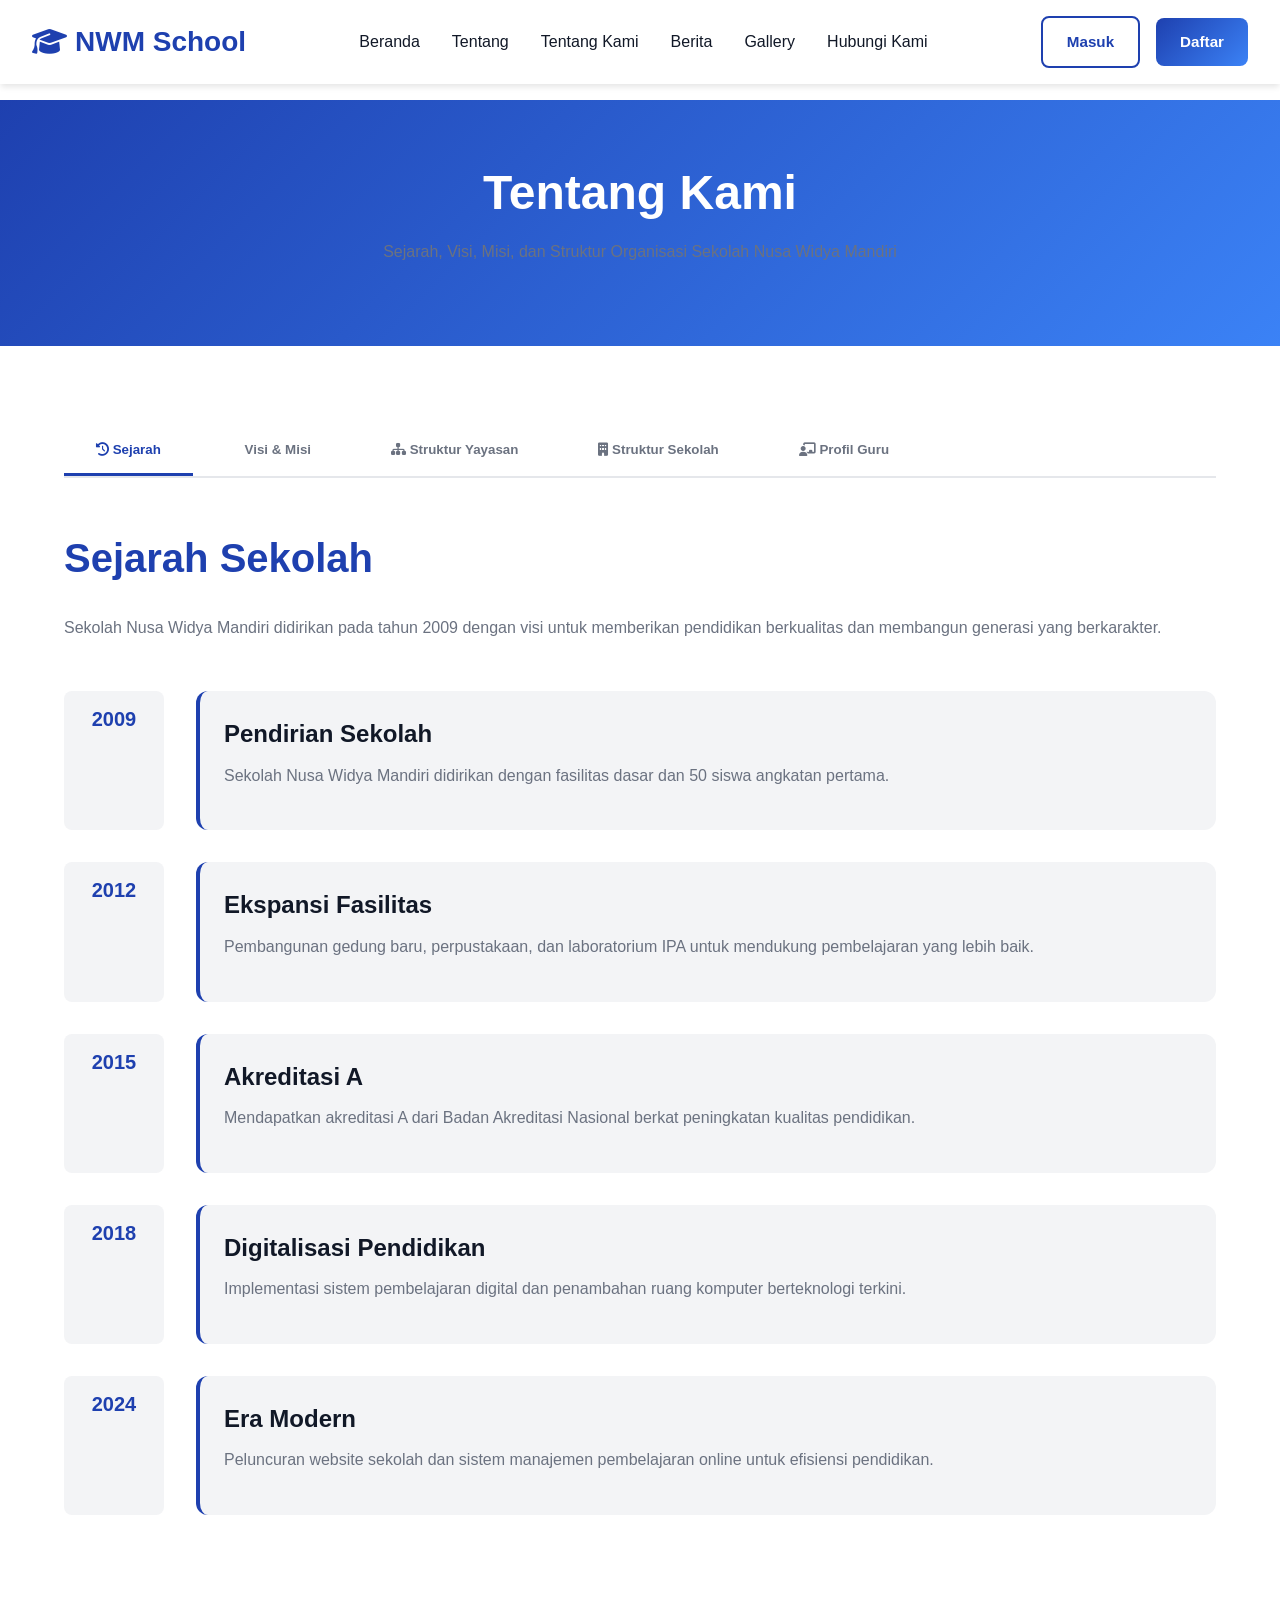
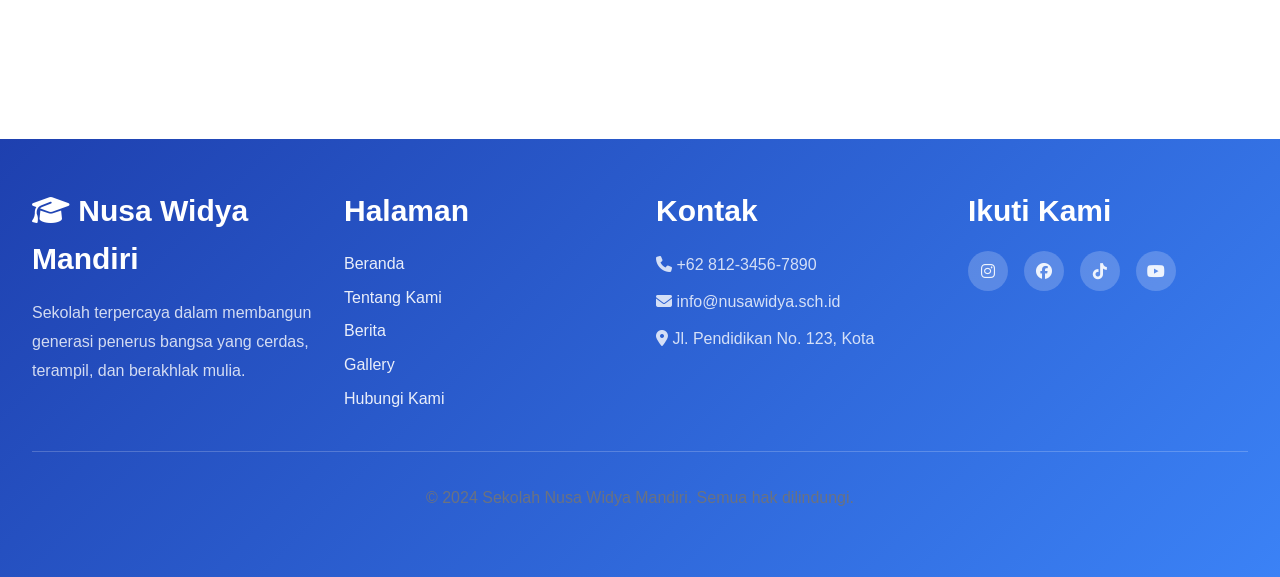
<file: about.html>
<!DOCTYPE html>
<html lang="id">
<head>
    <meta charset="UTF-8">
    <meta name="viewport" content="width=device-width, initial-scale=1.0">
    <title>Tentang Kami - Nusa Widya Mandiri</title>
    <link rel="stylesheet" href="style.css">
    <link rel="stylesheet" href="https://cdnjs.cloudflare.com/ajax/libs/font-awesome/6.4.0/css/all.min.css">
    <style>
        .about-header {
            margin-top: 100px;
            background: linear-gradient(135deg, var(--primary-blue), var(--light-blue));
            color: var(--white);
            padding: 4rem 2rem;
            text-align: center;
        }
        
        .about-header h1 {
            color: var(--white);
            font-size: 3rem;
            margin-bottom: 1rem;
        }
        
        .tabs {
            display: flex;
            gap: 1rem;
            margin-bottom: 3rem;
            border-bottom: 2px solid var(--border-gray);
            overflow-x: auto;
        }
        
        .tab-btn {
            padding: 1rem 2rem;
            background: none;
            border: none;
            cursor: pointer;
            font-weight: 600;
            color: var(--text-light);
            border-bottom: 3px solid transparent;
            transition: var(--transition);
            white-space: nowrap;
        }
        
        .tab-btn:hover {
            color: var(--primary-blue);
        }
        
        .tab-btn.active {
            color: var(--primary-blue);
            border-bottom-color: var(--primary-blue);
        }
        
        .tab-content {
            display: none;
            animation: fadeIn 0.6s ease-in-out;
        }
        
        .tab-content.active {
            display: block;
        }
        
        .mission-vision {
            display: grid;
            grid-template-columns: 1fr 1fr;
            gap: 2rem;
            margin-bottom: 3rem;
        }
        
        .mission-card,
        .vision-card {
            background: var(--light-gray);
            padding: 2rem;
            border-radius: 15px;
            border-left: 5px solid var(--primary-blue);
        }
        
        .mission-card h3,
        .vision-card h3 {
            color: var(--primary-blue);
            margin-bottom: 1rem;
        }
        
        .structure-table {
            width: 100%;
            border-collapse: collapse;
            background: var(--white);
            border-radius: 10px;
            overflow: hidden;
            box-shadow: var(--shadow-md);
            margin-bottom: 2rem;
        }
        
        .structure-table thead {
            background: linear-gradient(135deg, var(--primary-blue), var(--light-blue));
            color: var(--white);
        }
        
        .structure-table th {
            padding: 1rem;
            text-align: left;
            font-weight: 600;
        }
        
        .structure-table td {
            padding: 1rem;
            border-bottom: 1px solid var(--border-gray);
        }
        
        .structure-table tbody tr:hover {
            background: var(--light-gray);
        }
        
        .org-chart {
            display: grid;
            grid-template-columns: repeat(auto-fit, minmax(200px, 1fr));
            gap: 2rem;
            margin-top: 2rem;
        }
        
        .org-position {
            background: linear-gradient(135deg, rgba(30, 64, 175, 0.1), rgba(14, 165, 233, 0.05));
            padding: 1.5rem;
            border-radius: 12px;
            text-align: center;
            border-left: 4px solid var(--primary-blue);
        }
        
        .org-position-name {
            font-weight: 700;
            color: var(--primary-blue);
            margin-bottom: 0.5rem;
            font-size: 1.1rem;
        }
        
        .org-position-person {
            color: var(--text-dark);
            font-weight: 600;
            margin-bottom: 0.25rem;
        }
        
        .org-position-detail {
            color: var(--text-light);
            font-size: 0.9rem;
        }
        
        .teacher-grid {
            display: grid;
            grid-template-columns: repeat(auto-fill, minmax(220px, 1fr));
            gap: 2rem;
            margin-top: 2rem;
        }
        
        .teacher-card {
            background: var(--white);
            border-radius: 12px;
            overflow: hidden;
            box-shadow: var(--shadow-md);
            transition: var(--transition);
            animation: slideUp 0.6s ease-in-out;
        }
        
        .teacher-card:hover {
            transform: translateY(-8px);
            box-shadow: var(--shadow-lg);
        }
        
        .teacher-image {
            width: 100%;
            height: 250px;
            background: linear-gradient(135deg, var(--primary-blue), var(--light-blue));
            display: flex;
            align-items: center;
            justify-content: center;
            font-size: 3rem;
            color: var(--white);
        }
        
        .teacher-info {
            padding: 1.5rem;
        }
        
        .teacher-name {
            font-weight: 700;
            color: var(--text-dark);
            margin-bottom: 0.25rem;
        }
        
        .teacher-subject {
            color: var(--primary-blue);
            font-weight: 600;
            font-size: 0.9rem;
            margin-bottom: 0.75rem;
        }
        
        .teacher-desc {
            color: var(--text-light);
            font-size: 0.85rem;
        }
        
        .year-timeline {
            position: relative;
            padding: 2rem 0;
        }
        
        .timeline-item {
            display: grid;
            grid-template-columns: 100px 1fr;
            gap: 2rem;
            margin-bottom: 2rem;
            animation: slideInLeft 0.6s ease-in-out;
        }
        
        .timeline-year {
            font-weight: 700;
            color: var(--primary-blue);
            font-size: 1.25rem;
            background: var(--light-gray);
            padding: 0.75rem 1rem;
            border-radius: 8px;
            text-align: center;
        }
        
        .timeline-content {
            background: var(--light-gray);
            padding: 1.5rem;
            border-radius: 12px;
            border-left: 4px solid var(--primary-blue);
        }
        
        .timeline-content h4 {
            margin-bottom: 0.5rem;
        }
        
        @media (max-width: 768px) {
            .about-header h1 {
                font-size: 2rem;
            }
            
            .mission-vision {
                grid-template-columns: 1fr;
            }
            
            .teacher-grid {
                grid-template-columns: repeat(auto-fill, minmax(150px, 1fr));
            }
            
            .timeline-item {
                grid-template-columns: 1fr;
                gap: 1rem;
            }
            
            .tabs {
                gap: 0.5rem;
            }
            
            .tab-btn {
                padding: 0.75rem 1rem;
                font-size: 0.9rem;
            }
        }
    </style>
</head>
<body>
    <!-- NAVBAR -->
    <nav id="navbar">
        <div class="navbar-container">
            <div class="navbar-logo">
                <i class="fas fa-graduation-cap"></i>
                NWM School
            </div>
            <button class="menu-toggle" id="menuToggle">
                <i class="fas fa-bars"></i>
            </button>
            <ul class="navbar-menu" id="navMenu">
                <li><a href="index.html">Beranda</a></li>
                <li><a href="index.html#about">Tentang</a></li>
                <li><a href="about.html">Tentang Kami</a></li>
                <li><a href="news.html">Berita</a></li>
                <li><a href="gallery.html">Gallery</a></li>
                <li><a href="contact.html">Hubungi Kami</a></li>
            </ul>
            <div class="navbar-auth">
                <a href="login.html" class="btn-login">Masuk</a>
                <a href="signup.html" class="btn-signup">Daftar</a>
            </div>
        </div>
    </nav>

    <!-- HEADER -->
    <div class="about-header">
        <h1>Tentang Kami</h1>
        <p>Sejarah, Visi, Misi, dan Struktur Organisasi Sekolah Nusa Widya Mandiri</p>
    </div>

    <!-- MAIN CONTENT -->
    <section>
        <div class="container">
            <!-- TABS -->
            <div class="tabs">
                <button class="tab-btn active" onclick="showTab('sejarah')">
                    <i class="fas fa-history"></i> Sejarah
                </button>
                <button class="tab-btn" onclick="showTab('visi-misi')">
                    <i class="fas fa-target"></i> Visi & Misi
                </button>
                <button class="tab-btn" onclick="showTab('struktur-yayasan')">
                    <i class="fas fa-sitemap"></i> Struktur Yayasan
                </button>
                <button class="tab-btn" onclick="showTab('struktur-sekolah')">
                    <i class="fas fa-building"></i> Struktur Sekolah
                </button>
                <button class="tab-btn" onclick="showTab('guru')">
                    <i class="fas fa-chalkboard-user"></i> Profil Guru
                </button>
            </div>

            <!-- TAB: SEJARAH -->
            <div id="sejarah" class="tab-content active">
                <h2>Sejarah Sekolah</h2>
                <p>Sekolah Nusa Widya Mandiri didirikan pada tahun 2009 dengan visi untuk memberikan pendidikan berkualitas dan membangun generasi yang berkarakter.</p>
                
                <div class="year-timeline">
                    <div class="timeline-item">
                        <div class="timeline-year">2009</div>
                        <div class="timeline-content">
                            <h4>Pendirian Sekolah</h4>
                            <p>Sekolah Nusa Widya Mandiri didirikan dengan fasilitas dasar dan 50 siswa angkatan pertama.</p>
                        </div>
                    </div>
                    
                    <div class="timeline-item">
                        <div class="timeline-year">2012</div>
                        <div class="timeline-content">
                            <h4>Ekspansi Fasilitas</h4>
                            <p>Pembangunan gedung baru, perpustakaan, dan laboratorium IPA untuk mendukung pembelajaran yang lebih baik.</p>
                        </div>
                    </div>
                    
                    <div class="timeline-item">
                        <div class="timeline-year">2015</div>
                        <div class="timeline-content">
                            <h4>Akreditasi A</h4>
                            <p>Mendapatkan akreditasi A dari Badan Akreditasi Nasional berkat peningkatan kualitas pendidikan.</p>
                        </div>
                    </div>
                    
                    <div class="timeline-item">
                        <div class="timeline-year">2018</div>
                        <div class="timeline-content">
                            <h4>Digitalisasi Pendidikan</h4>
                            <p>Implementasi sistem pembelajaran digital dan penambahan ruang komputer berteknologi terkini.</p>
                        </div>
                    </div>
                    
                    <div class="timeline-item">
                        <div class="timeline-year">2024</div>
                        <div class="timeline-content">
                            <h4>Era Modern</h4>
                            <p>Peluncuran website sekolah dan sistem manajemen pembelajaran online untuk efisiensi pendidikan.</p>
                        </div>
                    </div>
                </div>
            </div>

            <!-- TAB: VISI MISI -->
            <div id="visi-misi" class="tab-content">
                <h2>Visi dan Misi</h2>
                <div class="mission-vision">
                    <div class="vision-card">
                        <h3><i class="fas fa-eye"></i> Visi</h3>
                        <p>"Menjadi lembaga pendidikan terdepan yang menghasilkan generasi berkarakter, cerdas, dan berdaya saing global dengan fondasi nilai-nilai Islam yang kuat."</p>
                    </div>
                    
                    <div class="mission-card">
                        <h3><i class="fas fa-bullseye"></i> Misi</h3>
                        <ul style="list-style: none; padding: 0;">
                            <li style="margin-bottom: 1rem; padding-left: 2rem; position: relative;">
                                <span style="position: absolute; left: 0;">✓</span>
                                Menyelenggarakan pendidikan berkualitas tinggi dengan standar internasional
                            </li>
                            <li style="margin-bottom: 1rem; padding-left: 2rem; position: relative;">
                                <span style="position: absolute; left: 0;">✓</span>
                                Mengembangkan potensi siswa secara akademik dan non-akademik
                            </li>
                            <li style="margin-bottom: 1rem; padding-left: 2rem; position: relative;">
                                <span style="position: absolute; left: 0;">✓</span>
                                Membangun kepribadian siswa yang berakhlak mulia dan disiplin
                            </li>
                            <li style="padding-left: 2rem; position: relative;">
                                <span style="position: absolute; left: 0;">✓</span>
                                Menciptakan lingkungan belajar yang aman, nyaman, dan inovatif
                            </li>
                        </ul>
                    </div>
                </div>
            </div>

            <!-- TAB: STRUKTUR YAYASAN -->
            <div id="struktur-yayasan" class="tab-content">
                <h2>Struktur Organisasi Yayasan</h2>
                <table class="structure-table">
                    <thead>
                        <tr>
                            <th>Posisi</th>
                            <th>Nama Lengkap</th>
                            <th>No. Kontak</th>
                            <th>Email</th>
                        </tr>
                    </thead>
                    <tbody>
                        <tr>
                            <td>Ketua Yayasan</td>
                            <td>Ir. H. Supriyanto, MM</td>
                            <td>+62 812-xxxx-xxxx</td>
                            <td>ketua@nusawidya.sch.id</td>
                        </tr>
                        <tr>
                            <td>Wakil Ketua</td>
                            <td>Drs. Bambang Sutrisno, M.Pd</td>
                            <td>+62 812-xxxx-xxxx</td>
                            <td>wakil@nusawidya.sch.id</td>
                        </tr>
                        <tr>
                            <td>Sekretaris</td>
                            <td>Hj. Siti Nurhaliza, S.E</td>
                            <td>+62 812-xxxx-xxxx</td>
                            <td>sekretaris@nusawidya.sch.id</td>
                        </tr>
                        <tr>
                            <td>Bendahara</td>
                            <td>Dr. M. Rizki Pratama, S.Akt</td>
                            <td>+62 812-xxxx-xxxx</td>
                            <td>bendahara@nusawidya.sch.id</td>
                        </tr>
                    </tbody>
                </table>
            </div>

            <!-- TAB: STRUKTUR SEKOLAH -->
            <div id="struktur-sekolah" class="tab-content">
                <h2>Struktur Organisasi Sekolah</h2>
                <table class="structure-table">
                    <thead>
                        <tr>
                            <th>Posisi</th>
                            <th>Nama Lengkap</th>
                            <th>Status</th>
                        </tr>
                    </thead>
                    <tbody>
                        <tr>
                            <td>Kepala Sekolah</td>
                            <td>Drs. Eko Prasetyo, M.Pd</td>
                            <td><span class="badge">Aktif</span></td>
                        </tr>
                        <tr>
                            <td>Wakil Kepala Sekolah - Kurikulum</td>
                            <td>Hj. Dewi Lestari, S.Pd, M.Pd</td>
                            <td><span class="badge">Aktif</span></td>
                        </tr>
                        <tr>
                            <td>Wakil Kepala Sekolah - Kesiswaan</td>
                            <td>Budi Santoso, S.Pd</td>
                            <td><span class="badge">Aktif</span></td>
                        </tr>
                        <tr>
                            <td>Wakil Kepala Sekolah - Sarana Prasarana</td>
                            <td>Hery Gunawan, S.T</td>
                            <td><span class="badge">Aktif</span></td>
                        </tr>
                        <tr>
                            <td>Kepala Administrasi</td>
                            <td>Tri Wahyuni, S.E</td>
                            <td><span class="badge">Aktif</span></td>
                        </tr>
                    </tbody>
                </table>
            </div>

            <!-- TAB: PROFIL GURU -->
            <div id="guru" class="tab-content">
                <h2>Profil Guru dan Tenaga Pendidik</h2>
                <p style="margin-bottom: 2rem;">Kami memiliki tim pendidik profesional dengan pengalaman lebih dari 10 tahun di bidangnya masing-masing.</p>
                
                <div class="teacher-grid">
                    <div class="teacher-card">
                        <div class="teacher-image">
                            <i class="fas fa-user"></i>
                        </div>
                        <div class="teacher-info">
                            <div class="teacher-name">Ibu Nur Azizah, S.Pd</div>
                            <div class="teacher-subject">Bahasa Indonesia</div>
                            <div class="teacher-desc">Pengalaman 12 tahun mengajar Bahasa Indonesia. Penyayang siswa dan metodologi pembelajaran kreatif.</div>
                        </div>
                    </div>

                    <div class="teacher-card">
                        <div class="teacher-image">
                            <i class="fas fa-user"></i>
                        </div>
                        <div class="teacher-info">
                            <div class="teacher-name">Pak Darmawan, M.Sc</div>
                            <div class="teacher-subject">Fisika</div>
                            <div class="teacher-desc">Master di Universitas Indonesia. Ahli dalam pengajaran fisika modern dan eksperimen interaktif.</div>
                        </div>
                    </div>

                    <div class="teacher-card">
                        <div class="teacher-image">
                            <i class="fas fa-user"></i>
                        </div>
                        <div class="teacher-info">
                            <div class="teacher-name">Ibu Siti Rahayu, S.Pd</div>
                            <div class="teacher-subject">Matematika</div>
                            <div class="teacher-desc">Berpengalaman 10 tahun. Spesialis dalam membuat siswa mahir dan menyukai matematika.</div>
                        </div>
                    </div>

                    <div class="teacher-card">
                        <div class="teacher-image">
                            <i class="fas fa-user"></i>
                        </div>
                        <div class="teacher-info">
                            <div class="teacher-name">Pak Ahmad Zain, S.E</div>
                            <div class="teacher-subject">Ekonomi</div>
                            <div class="teacher-desc">Lulusan Universitas Diponegoro. Berpengalaman di dunia bisnis dan pendidikan ekonomi.</div>
                        </div>
                    </div>

                    <div class="teacher-card">
                        <div class="teacher-image">
                            <i class="fas fa-user"></i>
                        </div>
                        <div class="teacher-info">
                            <div class="teacher-name">Ibu Eka Purwati, M.A</div>
                            <div class="teacher-subject">Bahasa Inggris</div>
                            <div class="teacher-desc">Master dari luar negeri. Ahli dalam komunikasi bahasa Inggris internasional.</div>
                        </div>
                    </div>

                    <div class="teacher-card">
                        <div class="teacher-image">
                            <i class="fas fa-user"></i>
                        </div>
                        <div class="teacher-info">
                            <div class="teacher-name">Pak Rudi Hartono, S.Pd</div>
                            <div class="teacher-subject">Olahraga</div>
                            <div class="teacher-desc">Pelatih olahraga berprestasi. Membina siswa untuk kompetisi tingkat provinsi dan nasional.</div>
                        </div>
                    </div>
                </div>
            </div>
        </div>
    </section>

    <!-- FOOTER -->
    <footer>
        <div class="footer-container">
            <div class="footer-section">
                <h3><i class="fas fa-graduation-cap"></i> Nusa Widya Mandiri</h3>
                <p>Sekolah terpercaya dalam membangun generasi penerus bangsa yang cerdas, terampil, dan berakhlak mulia.</p>
            </div>
            <div class="footer-section">
                <h3>Halaman</h3>
                <a href="index.html">Beranda</a>
                <a href="about.html">Tentang Kami</a>
                <a href="news.html">Berita</a>
                <a href="gallery.html">Gallery</a>
                <a href="contact.html">Hubungi Kami</a>
            </div>
            <div class="footer-section">
                <h3>Kontak</h3>
                <p><i class="fas fa-phone"></i> +62 812-3456-7890</p>
                <p><i class="fas fa-envelope"></i> info@nusawidya.sch.id</p>
                <p><i class="fas fa-map-marker-alt"></i> Jl. Pendidikan No. 123, Kota</p>
            </div>
            <div class="footer-section">
                <h3>Ikuti Kami</h3>
                <div class="social-links">
                    <a href="#" title="Instagram"><i class="fab fa-instagram"></i></a>
                    <a href="#" title="Facebook"><i class="fab fa-facebook"></i></a>
                    <a href="#" title="TikTok"><i class="fab fa-tiktok"></i></a>
                    <a href="#" title="YouTube"><i class="fab fa-youtube"></i></a>
                </div>
            </div>
        </div>
        <div class="footer-bottom">
            <p>&copy; 2024 Sekolah Nusa Widya Mandiri. Semua hak dilindungi.</p>
        </div>
    </footer>

    <script src="main.js"></script>
    <script>
        function showTab(tabName) {
            // Hide all tab contents
            document.querySelectorAll('.tab-content').forEach(tab => {
                tab.classList.remove('active');
            });
            
            // Remove active class from all buttons
            document.querySelectorAll('.tab-btn').forEach(btn => {
                btn.classList.remove('active');
            });
            
            // Show selected tab
            document.getElementById(tabName).classList.add('active');
            
            // Add active class to clicked button
            event.target.classList.add('active');
        }
    </script>
</body>
</html>
</file>
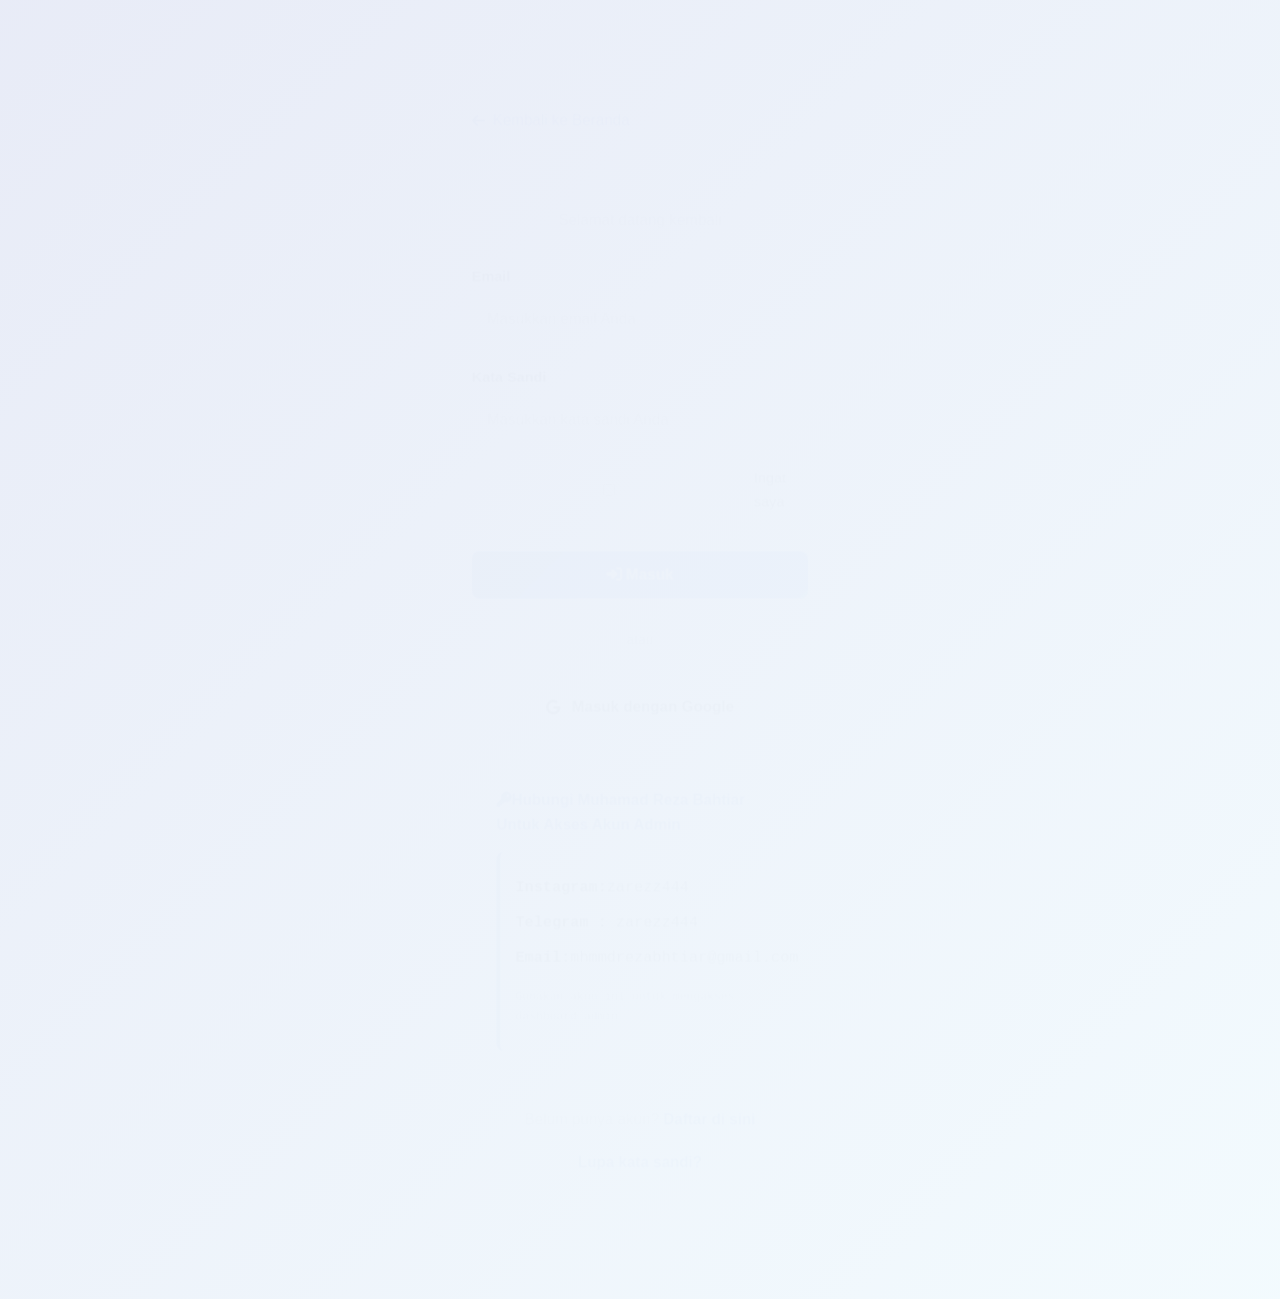
<file: admin-dashboard.html>
<!DOCTYPE html>
<html lang="id">
<head>
    <meta charset="UTF-8">
    <meta name="viewport" content="width=device-width, initial-scale=1.0">
    <title>Admin Dashboard - Nusa Widya Mandiri</title>
    <link rel="stylesheet" href="style.css">
    <link rel="stylesheet" href="https://cdnjs.cloudflare.com/ajax/libs/font-awesome/6.4.0/css/all.min.css">
    <style>
        * {
            margin: 0;
            padding: 0;
            box-sizing: border-box;
        }

        body {
            background: var(--light-gray);
            display: flex;
        }

        .sidebar {
            width: 250px;
            background: linear-gradient(135deg, var(--primary-blue), var(--light-blue));
            color: var(--white);
            padding: 2rem 1rem;
            min-height: 100vh;
            position: fixed;
            left: 0;
            top: 0;
            overflow-y: auto;
            z-index: 100;
        }

        .sidebar-logo {
            font-size: 1.5rem;
            font-weight: 700;
            margin-bottom: 2rem;
            display: flex;
            align-items: center;
            gap: 0.75rem;
        }

        .sidebar-menu {
            list-style: none;
        }

        .sidebar-menu li {
            margin-bottom: 0.5rem;
        }

        .sidebar-menu a {
            display: flex;
            align-items: center;
            gap: 0.75rem;
            padding: 0.75rem 1rem;
            color: rgba(255, 255, 255, 0.9);
            text-decoration: none;
            border-radius: 8px;
            transition: all 0.3s ease;
        }

        .sidebar-menu a:hover,
        .sidebar-menu a.active {
            background: rgba(255, 255, 255, 0.2);
            color: var(--white);
            padding-left: 1.5rem;
        }

        .main-content {
            margin-left: 250px;
            padding: 2rem;
            flex: 1;
        }

        .topbar {
            background: var(--white);
            padding: 1rem 2rem;
            border-radius: 12px;
            display: flex;
            justify-content: space-between;
            align-items: center;
            margin-bottom: 2rem;
            box-shadow: var(--shadow-md);
        }

        .topbar-title {
            font-size: 1.5rem;
            font-weight: 700;
            color: var(--primary-blue);
        }

        .topbar-user {
            display: flex;
            align-items: center;
            gap: 1rem;
        }

        .user-avatar {
            width: 40px;
            height: 40px;
            background: linear-gradient(135deg, var(--primary-blue), var(--light-blue));
            border-radius: 50%;
            display: flex;
            align-items: center;
            justify-content: center;
            color: var(--white);
            font-weight: 700;
        }

        .btn-logout {
            padding: 0.5rem 1rem;
            background: var(--danger-color);
            color: var(--white);
            border: none;
            border-radius: 8px;
            cursor: pointer;
            font-weight: 600;
            transition: all 0.3s ease;
        }

        .btn-logout:hover {
            transform: translateY(-2px);
            box-shadow: var(--shadow-md);
        }

        .dashboard-content {
            display: none;
        }

        .dashboard-content.active {
            display: block;
        }

        .stats-grid {
            display: grid;
            grid-template-columns: repeat(auto-fit, minmax(200px, 1fr));
            gap: 1.5rem;
            margin-bottom: 2rem;
        }

        .stat-card {
            background: var(--white);
            padding: 1.5rem;
            border-radius: 12px;
            box-shadow: var(--shadow-md);
            border-left: 5px solid var(--primary-blue);
        }

        .stat-icon {
            font-size: 2rem;
            color: var(--primary-blue);
            margin-bottom: 0.5rem;
        }

        .stat-value {
            font-size: 1.75rem;
            font-weight: 700;
            color: var(--text-dark);
            margin-bottom: 0.25rem;
        }

        .stat-label {
            color: var(--text-light);
            font-size: 0.9rem;
        }

        .section-card {
            background: var(--white);
            padding: 2rem;
            border-radius: 12px;
            box-shadow: var(--shadow-md);
            margin-bottom: 2rem;
        }

        .section-title {
            font-size: 1.5rem;
            font-weight: 700;
            color: var(--primary-blue);
            margin-bottom: 1.5rem;
            display: flex;
            align-items: center;
            gap: 0.75rem;
        }

        .form-grid {
            display: grid;
            grid-template-columns: repeat(auto-fit, minmax(250px, 1fr));
            gap: 1.5rem;
            margin-bottom: 2rem;
        }

        .form-group label {
            display: block;
            margin-bottom: 0.5rem;
            font-weight: 600;
            color: var(--text-dark);
        }

        .form-group input,
        .form-group textarea {
            width: 100%;
            padding: 0.75rem;
            border: 2px solid var(--border-gray);
            border-radius: 8px;
            font-family: inherit;
            transition: all 0.3s ease;
        }

        .form-group input:focus,
        .form-group textarea:focus {
            outline: none;
            border-color: var(--primary-blue);
            box-shadow: 0 0 0 3px rgba(30, 64, 175, 0.1);
        }

        .form-group textarea {
            resize: vertical;
            min-height: 100px;
        }

        .btn-primary,
        .btn-secondary {
            padding: 0.75rem 1.5rem;
            border: none;
            border-radius: 8px;
            cursor: pointer;
            font-weight: 600;
            transition: all 0.3s ease;
        }

        .btn-primary {
            background: linear-gradient(135deg, var(--primary-blue), var(--light-blue));
            color: var(--white);
        }

        .btn-primary:hover {
            transform: translateY(-2px);
            box-shadow: var(--shadow-lg);
        }

        .btn-secondary {
            background: var(--light-gray);
            color: var(--text-dark);
            border: 2px solid var(--border-gray);
        }

        .btn-secondary:hover {
            background: var(--border-gray);
        }

        .btn-danger {
            background: var(--danger-color);
            color: var(--white);
        }

        .btn-danger:hover {
            transform: translateY(-2px);
        }

        .table-container {
            overflow-x: auto;
        }

        .table {
            width: 100%;
            border-collapse: collapse;
            margin-top: 1rem;
        }

        .table thead {
            background: var(--light-gray);
            border-bottom: 2px solid var(--border-gray);
        }

        .table th {
            padding: 1rem;
            text-align: left;
            font-weight: 600;
            color: var(--text-dark);
        }

        .table td {
            padding: 1rem;
            border-bottom: 1px solid var(--border-gray);
        }

        .table tbody tr:hover {
            background: var(--light-gray);
        }

        .btn-edit,
        .btn-delete {
            padding: 0.5rem 1rem;
            border: none;
            border-radius: 6px;
            cursor: pointer;
            font-size: 0.85rem;
            transition: all 0.3s ease;
            margin-right: 0.5rem;
        }

        .btn-edit {
            background: var(--warning-color);
            color: var(--white);
        }

        .btn-delete {
            background: var(--danger-color);
            color: var(--white);
        }

        .modal {
            display: none;
            position: fixed;
            z-index: 2000;
            left: 0;
            top: 0;
            width: 100%;
            height: 100%;
            background-color: rgba(0, 0, 0, 0.5);
        }

        .modal.active {
            display: flex;
            align-items: center;
            justify-content: center;
        }

        .modal-content {
            background: var(--white);
            padding: 2rem;
            border-radius: 12px;
            max-width: 600px;
            width: 90%;
            max-height: 90vh;
            overflow-y: auto;
            box-shadow: var(--shadow-xl);
        }

        .modal-header {
            display: flex;
            justify-content: space-between;
            align-items: center;
            margin-bottom: 1.5rem;
            border-bottom: 2px solid var(--border-gray);
            padding-bottom: 1rem;
        }

        .modal-close {
            background: none;
            border: none;
            font-size: 1.5rem;
            cursor: pointer;
            color: var(--text-light);
        }

        @media (max-width: 768px) {
            .sidebar {
                width: 0;
                transform: translateX(-100%);
                transition: all 0.3s ease;
            }

            .sidebar.active {
                width: 250px;
                transform: translateX(0);
            }

            .main-content {
                margin-left: 0;
            }

            .menu-toggle {
                display: block !important;
            }

            .stats-grid {
                grid-template-columns: 1fr;
            }

            .form-grid {
                grid-template-columns: 1fr;
            }
        }

        .toggle-menu {
            display: none;
            background: var(--white);
            border: none;
            padding: 0.75rem 1rem;
            border-radius: 8px;
            cursor: pointer;
            margin-bottom: 1rem;
            font-weight: 600;
            color: var(--primary-blue);
        }

        @media (max-width: 768px) {
            .toggle-menu {
                display: block;
            }
        }

        .alert {
            padding: 1rem;
            border-radius: 8px;
            margin-bottom: 1rem;
        }

        .alert-success {
            background: rgba(16, 185, 129, 0.1);
            color: var(--success-color);
            border-left: 4px solid var(--success-color);
        }

        .alert-error {
            background: rgba(239, 68, 68, 0.1);
            color: var(--danger-color);
            border-left: 4px solid var(--danger-color);
        }
    </style>
</head>
<body>
    <!-- SIDEBAR -->
    <aside class="sidebar" id="sidebar">
        <div class="sidebar-logo">
            <i class="fas fa-graduation-cap"></i>
            Admin Panel
        </div>
        <ul class="sidebar-menu">
            <li><a href="#dashboard" class="menu-link active" onclick="showDashboard('dashboard')"><i class="fas fa-chart-line"></i> Dashboard</a></li>
            <li><a href="#about" class="menu-link" onclick="showDashboard('about')"><i class="fas fa-info-circle"></i> Edit About</a></li>
            <li><a href="#news" class="menu-link" onclick="showDashboard('news')"><i class="fas fa-newspaper"></i> Kelola Berita</a></li>
            <li><a href="#gallery" class="menu-link" onclick="showDashboard('gallery')"><i class="fas fa-images"></i> Kelola Gallery</a></li>
            <li><a href="#teachers" class="menu-link" onclick="showDashboard('teachers')"><i class="fas fa-chalkboard-user"></i> Kelola Guru</a></li>
            <li><a href="#messages" class="menu-link" onclick="showDashboard('messages')"><i class="fas fa-envelope"></i> Pesan</a></li>
            <li><a href="#users" class="menu-link" onclick="showDashboard('users')"><i class="fas fa-users"></i> Kelola User</a></li>
            <li><a href="#settings" class="menu-link" onclick="showDashboard('settings')"><i class="fas fa-cog"></i> Pengaturan</a></li>
        </ul>
    </aside>

    <!-- MAIN CONTENT -->
    <div class="main-content">
        <button class="toggle-menu" onclick="toggleSidebar()">
            <i class="fas fa-bars"></i> Menu
        </button>

        <!-- TOPBAR -->
        <div class="topbar">
            <div class="topbar-title">
                <i class="fas fa-gauge"></i> Admin Dashboard
            </div>
            <div class="topbar-user">
                <span id="adminName">admin</span>
                <div class="user-avatar">A</div>
                <button class="btn-logout" onclick="logout()">
                    <i class="fas fa-sign-out-alt"></i> Logout
                </button>
            </div>
        </div>

        <!-- DASHBOARD -->
        <div id="dashboard" class="dashboard-content active">
            <h2 style="margin-bottom: 1.5rem; color: var(--primary-blue);">
                <i class="fas fa-chart-line"></i> Dashboard Utama
            </h2>
            
            <div class="stats-grid">
                <div class="stat-card">
                    <div class="stat-icon"><i class="fas fa-users"></i></div>
                    <div class="stat-value" id="statStudents">1500</div>
                    <div class="stat-label">Total Siswa</div>
                </div>
                <div class="stat-card">
                    <div class="stat-icon"><i class="fas fa-chalkboard-user"></i></div>
                    <div class="stat-value" id="statTeachers">85</div>
                    <div class="stat-label">Total Guru</div>
                </div>
                <div class="stat-card">
                    <div class="stat-icon"><i class="fas fa-newspaper"></i></div>
                    <div class="stat-value" id="statNews">6</div>
                    <div class="stat-label">Total Berita</div>
                </div>
                <div class="stat-card">
                    <div class="stat-icon"><i class="fas fa-envelope"></i></div>
                    <div class="stat-value" id="statMessages">0</div>
                    <div class="stat-label">Pesan Baru</div>
                </div>
            </div>

            <div class="section-card">
                <h3 style="color: var(--primary-blue); margin-bottom: 1rem;">
                    <i class="fas fa-info-circle"></i> Informasi Sistem
                </h3>
                <table class="table">
                    <tr>
                        <td style="font-weight: 600;">Nama Sekolah</td>
                        <td>Sekolah Nusa Widya Mandiri</td>
                    </tr>
                    <tr>
                        <td style="font-weight: 600;">Tahun Didirikan</td>
                        <td>2009</td>
                    </tr>
                    <tr>
                        <td style="font-weight: 600;">Status Akreditasi</td>
                        <td><span class="badge">A</span></td>
                    </tr>
                    <tr>
                        <td style="font-weight: 600;">Alamat</td>
                        <td>Jl. Pendidikan No. 123, Kota Bandung</td>
                    </tr>
                </table>
            </div>
        </div>

        <!-- EDIT ABOUT -->
        <div id="about" class="dashboard-content">
            <h2 style="margin-bottom: 1.5rem; color: var(--primary-blue);">
                <i class="fas fa-edit"></i> Edit Konten About
            </h2>
            
            <div class="section-card">
                <h3 class="section-title">Visi & Misi</h3>
                <div class="form-grid">
                    <div class="form-group">
                        <label>Visi Sekolah</label>
                        <textarea id="visionText" placeholder="Masukkan visi sekolah">Menjadi lembaga pendidikan terdepan yang menghasilkan generasi berkarakter, cerdas, dan berdaya saing global dengan fondasi nilai-nilai Islam yang kuat.</textarea>
                    </div>
                    <div class="form-group">
                        <label>Misi Sekolah</label>
                        <textarea id="missionText" placeholder="Masukkan misi sekolah (pisahkan dengan baris baru)">Menyelenggarakan pendidikan berkualitas tinggi dengan standar internasional
Mengembangkan potensi siswa secara akademik dan non-akademik
Membangun kepribadian siswa yang berakhlak mulia dan disiplin
Menciptakan lingkungan belajar yang aman, nyaman, dan inovatif</textarea>
                    </div>
                </div>
                <button class="btn-primary" onclick="saveAbout()">
                    <i class="fas fa-save"></i> Simpan Perubahan
                </button>
            </div>
        </div>

        <!-- KELOLA BERITA -->
        <div id="news" class="dashboard-content">
            <h2 style="margin-bottom: 1.5rem; color: var(--primary-blue);">
                <i class="fas fa-newspaper"></i> Kelola Berita
            </h2>
            
            <div class="section-card">
                <button class="btn-primary" onclick="openNewsModal()">
                    <i class="fas fa-plus"></i> Tambah Berita
                </button>
                
                <div class="table-container" style="margin-top: 1.5rem;">
                    <table class="table">
                        <thead>
                            <tr>
                                <th>Judul</th>
                                <th>Kategori</th>
                                <th>Tanggal</th>
                                <th>Aksi</th>
                            </tr>
                        </thead>
                        <tbody id="newsTable">
                            <!-- News items will be populated by JavaScript -->
                        </tbody>
                    </table>
                </div>
            </div>
        </div>

        <!-- KELOLA GALLERY -->
        <div id="gallery" class="dashboard-content">
            <h2 style="margin-bottom: 1.5rem; color: var(--primary-blue);">
                <i class="fas fa-images"></i> Kelola Gallery
            </h2>
            
            <div class="section-card">
                <button class="btn-primary" onclick="openGalleryModal()">
                    <i class="fas fa-plus"></i> Tambah Foto
                </button>
                
                <div class="table-container" style="margin-top: 1.5rem;">
                    <table class="table">
                        <thead>
                            <tr>
                                <th>Judul</th>
                                <th>Kategori</th>
                                <th>Tanggal</th>
                                <th>Aksi</th>
                            </tr>
                        </thead>
                        <tbody id="galleryTable">
                            <!-- Gallery items will be populated by JavaScript -->
                        </tbody>
                    </table>
                </div>
            </div>
        </div>

        <!-- KELOLA GURU -->
        <div id="teachers" class="dashboard-content">
            <h2 style="margin-bottom: 1.5rem; color: var(--primary-blue);">
                <i class="fas fa-chalkboard-user"></i> Kelola Data Guru
            </h2>
            
            <div class="section-card">
                <button class="btn-primary" onclick="openTeacherModal()">
                    <i class="fas fa-plus"></i> Tambah Guru
                </button>
                
                <div class="table-container" style="margin-top: 1.5rem;">
                    <table class="table">
                        <thead>
                            <tr>
                                <th>Nama</th>
                                <th>Mata Pelajaran</th>
                                <th>Pengalaman</th>
                                <th>Aksi</th>
                            </tr>
                        </thead>
                        <tbody id="teachersTable">
                            <!-- Teachers will be populated by JavaScript -->
                        </tbody>
                    </table>
                </div>
            </div>
        </div>

        <!-- PESAN -->
        <div id="messages" class="dashboard-content">
            <h2 style="margin-bottom: 1.5rem; color: var(--primary-blue);">
                <i class="fas fa-envelope"></i> Pesan dari Pengunjung
            </h2>
            
            <div class="section-card">
                <div class="table-container">
                    <table class="table">
                        <thead>
                            <tr>
                                <th>Nama</th>
                                <th>Email</th>
                                <th>Subjek</th>
                                <th>Tanggal</th>
                                <th>Status</th>
                                <th>Aksi</th>
                            </tr>
                        </thead>
                        <tbody id="messagesTable">
                            <!-- Messages will be populated by JavaScript -->
                        </tbody>
                    </table>
                </div>
            </div>
        </div>

        <!-- KELOLA USER -->
        <div id="users" class="dashboard-content">
            <h2 style="margin-bottom: 1.5rem; color: var(--primary-blue);">
                <i class="fas fa-users"></i> Kelola User
            </h2>
            
            <div class="section-card">
                <div class="table-container">
                    <table class="table">
                        <thead>
                            <tr>
                                <th>Nama Lengkap</th>
                                <th>Email</th>
                                <th>Tipe</th>
                                <th>Terdaftar</th>
                                <th>Aksi</th>
                            </tr>
                        </thead>
                        <tbody id="usersTable">
                            <!-- Users will be populated by JavaScript -->
                        </tbody>
                    </table>
                </div>
            </div>
        </div>

        <!-- PENGATURAN -->
        <div id="settings" class="dashboard-content">
            <h2 style="margin-bottom: 1.5rem; color: var(--primary-blue);">
                <i class="fas fa-cog"></i> Pengaturan Sistem
            </h2>
            
            <div class="section-card">
                <h3 class="section-title">Informasi Kontak Sekolah</h3>
                <div class="form-grid">
                    <div class="form-group">
                        <label>Email Sekolah</label>
                        <input type="email" id="schoolEmail" value="info@nusawidya.sch.id">
                    </div>
                    <div class="form-group">
                        <label>Nomor Telepon</label>
                        <input type="tel" id="schoolPhone" value="+62 812-3456-7890">
                    </div>
                    <div class="form-group">
                        <label>Alamat Sekolah</label>
                        <input type="text" id="schoolAddress" value="Jl. Pendidikan No. 123, Kota">
                    </div>
                    <div class="form-group">
                        <label>Website</label>
                        <input type="url" id="schoolWebsite" value="https://nusawidya.sch.id">
                    </div>
                </div>
                <button class="btn-primary" onclick="saveSettings()">
                    <i class="fas fa-save"></i> Simpan Pengaturan
                </button>
            </div>
        </div>
    </div>

    <!-- MODALS -->
    <!-- News Modal -->
    <div id="newsModal" class="modal">
        <div class="modal-content">
            <div class="modal-header">
                <h3>Tambah/Edit Berita</h3>
                <button class="modal-close" onclick="closeModal('newsModal')">×</button>
            </div>
            <form onsubmit="saveNews(event)">
                <div class="form-group">
                    <label>Judul Berita</label>
                    <input type="text" id="newsTitle" required>
                </div>
                <div class="form-group">
                    <label>Kategori</label>
                    <select id="newsCategory" required>
                        <option>berita-internal</option>
                        <option>ekstrakurikuler</option>
                        <option>artikel</option>
                    </select>
                </div>
                <div class="form-group">
                    <label>Konten</label>
                    <textarea id="newsContent" required></textarea>
                </div>
                <button type="submit" class="btn-primary">Simpan Berita</button>
            </form>
        </div>
    </div>

    <script src="main.js"></script>
    <script>
        // Check authentication
        window.addEventListener('load', () => {
            const userRole = localStorage.getItem('userRole');
            if (userRole !== 'admin') {
                window.location.href = 'login.html';
            }
            
            const userName = localStorage.getItem('userName');
            document.getElementById('adminName').textContent = userName || 'admin';
            
            loadDashboardData();
        });

        function showDashboard(section) {
            document.querySelectorAll('.dashboard-content').forEach(el => {
                el.classList.remove('active');
            });
            document.querySelectorAll('.menu-link').forEach(el => {
                el.classList.remove('active');
            });
            
            document.getElementById(section).classList.add('active');
            event.target.closest('.menu-link').classList.add('active');
            
            if (window.innerWidth <= 768) {
                document.getElementById('sidebar').classList.remove('active');
            }
        }

        function toggleSidebar() {
            document.getElementById('sidebar').classList.toggle('active');
        }

        function loadDashboardData() {
            // Load messages
            const messages = JSON.parse(localStorage.getItem('contactMessages')) || [];
            document.getElementById('statMessages').textContent = messages.length;
            
            const messagesTable = document.getElementById('messagesTable');
            messagesTable.innerHTML = '';
            messages.forEach(msg => {
                const row = document.createElement('tr');
                row.innerHTML = `
                    <td>${msg.name}</td>
                    <td>${msg.email}</td>
                    <td>${msg.subject}</td>
                    <td>${new Date(msg.date).toLocaleDateString('id-ID')}</td>
                    <td><span class="badge">${msg.status}</span></td>
                    <td>
                        <button class="btn-edit" onclick="viewMessage(${messages.indexOf(msg)})">Lihat</button>
                        <button class="btn-delete" onclick="deleteMessage(${messages.indexOf(msg)})">Hapus</button>
                    </td>
                `;
                messagesTable.appendChild(row);
            });
            
            // Load users
            const users = JSON.parse(localStorage.getItem('users')) || [];
            const usersTable = document.getElementById('usersTable');
            usersTable.innerHTML = '';
            users.forEach((user, index) => {
                const row = document.createElement('tr');
                row.innerHTML = `
                    <td>${user.fullName}</td>
                    <td>${user.email}</td>
                    <td>${user.role}</td>
                    <td>${new Date(user.createdAt).toLocaleDateString('id-ID')}</td>
                    <td>
                        <button class="btn-delete" onclick="deleteUser(${index})">Hapus</button>
                    </td>
                `;
                usersTable.appendChild(row);
            });
            
            // Load news
            const newsData = JSON.parse(localStorage.getItem('schoolNews')) || [];
            document.getElementById('statNews').textContent = newsData.length;
            
            const newsTable = document.getElementById('newsTable');
            newsTable.innerHTML = '';
            newsData.forEach((news, index) => {
                const row = document.createElement('tr');
                row.innerHTML = `
                    <td>${news.title}</td>
                    <td>${news.category}</td>
                    <td>${new Date(news.date).toLocaleDateString('id-ID')}</td>
                    <td>
                        <button class="btn-edit" onclick="editNews(${index})">Edit</button>
                        <button class="btn-delete" onclick="deleteNews(${index})">Hapus</button>
                    </td>
                `;
                newsTable.appendChild(row);
            });
        }

        function openNewsModal() {
            document.getElementById('newsModal').classList.add('active');
        }

        function closeModal(modalId) {
            document.getElementById(modalId).classList.remove('active');
        }

        function saveNews(event) {
            event.preventDefault();
            
            const title = document.getElementById('newsTitle').value;
            const category = document.getElementById('newsCategory').value;
            const content = document.getElementById('newsContent').value;
            
            const newsData = JSON.parse(localStorage.getItem('schoolNews')) || [];
            newsData.push({
                title,
                category,
                content,
                date: new Date().toISOString(),
                author: 'Admin'
            });
            
            localStorage.setItem('schoolNews', JSON.stringify(newsData));
            showNotification('Berita berhasil ditambahkan!', 'success');
            closeModal('newsModal');
            loadDashboardData();
        }

        function deleteNews(index) {
            if (confirm('Apakah Anda yakin ingin menghapus berita ini?')) {
                const newsData = JSON.parse(localStorage.getItem('schoolNews')) || [];
                newsData.splice(index, 1);
                localStorage.setItem('schoolNews', JSON.stringify(newsData));
                showNotification('Berita berhasil dihapus!', 'success');
                loadDashboardData();
            }
        }

        function deleteMessage(index) {
            if (confirm('Apakah Anda yakin ingin menghapus pesan ini?')) {
                const messages = JSON.parse(localStorage.getItem('contactMessages')) || [];
                messages.splice(index, 1);
                localStorage.setItem('contactMessages', JSON.stringify(messages));
                showNotification('Pesan berhasil dihapus!', 'success');
                loadDashboardData();
            }
        }

        function deleteUser(index) {
            if (confirm('Apakah Anda yakin ingin menghapus user ini?')) {
                const users = JSON.parse(localStorage.getItem('users')) || [];
                users.splice(index, 1);
                localStorage.setItem('users', JSON.stringify(users));
                showNotification('User berhasil dihapus!', 'success');
                loadDashboardData();
            }
        }

        function saveSettings() {
            const settings = {
                email: document.getElementById('schoolEmail').value,
                phone: document.getElementById('schoolPhone').value,
                address: document.getElementById('schoolAddress').value,
                website: document.getElementById('schoolWebsite').value
            };
            localStorage.setItem('schoolSettings', JSON.stringify(settings));
            showNotification('Pengaturan berhasil disimpan!', 'success');
        }

        function saveAbout() {
            const about = {
                vision: document.getElementById('visionText').value,
                mission: document.getElementById('missionText').value
            };
            localStorage.setItem('schoolAbout', JSON.stringify(about));
            showNotification('Konten About berhasil disimpan!', 'success');
        }

        function openGalleryModal() {
            showNotification('Fitur upload gallery dalam pengembangan', 'info');
        }

        function openTeacherModal() {
            showNotification('Fitur tambah guru dalam pengembangan', 'info');
        }

        function logout() {
            localStorage.removeItem('userRole');
            localStorage.removeItem('userEmail');
            localStorage.removeItem('userName');
            window.location.href = 'login.html';
        }

        function showNotification(message, type = 'info') {
            const notification = document.createElement('div');
            notification.className = `alert alert-${type}`;
            notification.style.position = 'fixed';
            notification.style.top = '20px';
            notification.style.right = '20px';
            notification.style.zIndex = '9999';
            notification.style.minWidth = '300px';
            notification.innerHTML = `
                <div style="display: flex; gap: 10px; align-items: center;">
                    <i class="fas fa-${type === 'success' ? 'check-circle' : type === 'error' ? 'exclamation-circle' : 'info-circle'}"></i>
                    <span>${message}</span>
                </div>
            `;
            document.body.appendChild(notification);
            
            setTimeout(() => {
                notification.remove();
            }, 3000);
        }
    </script>
</body>
</html>
</file>
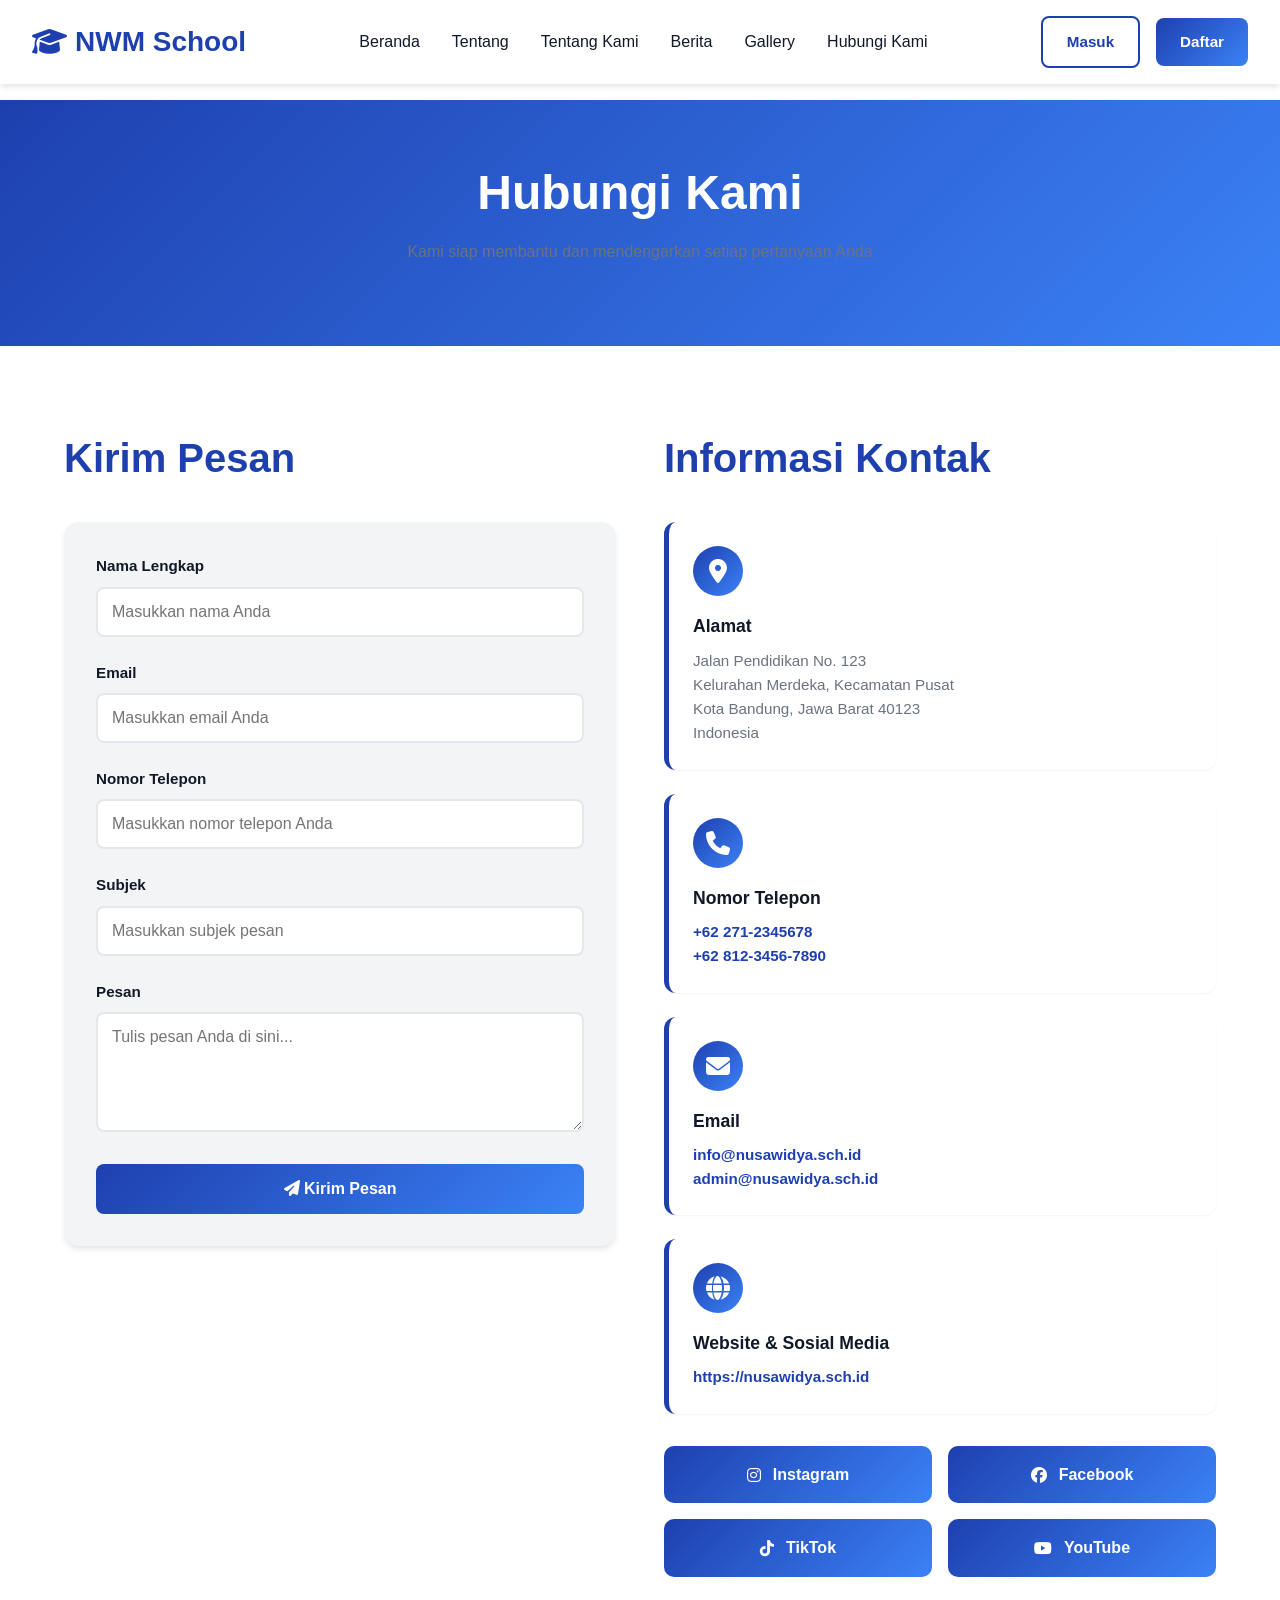
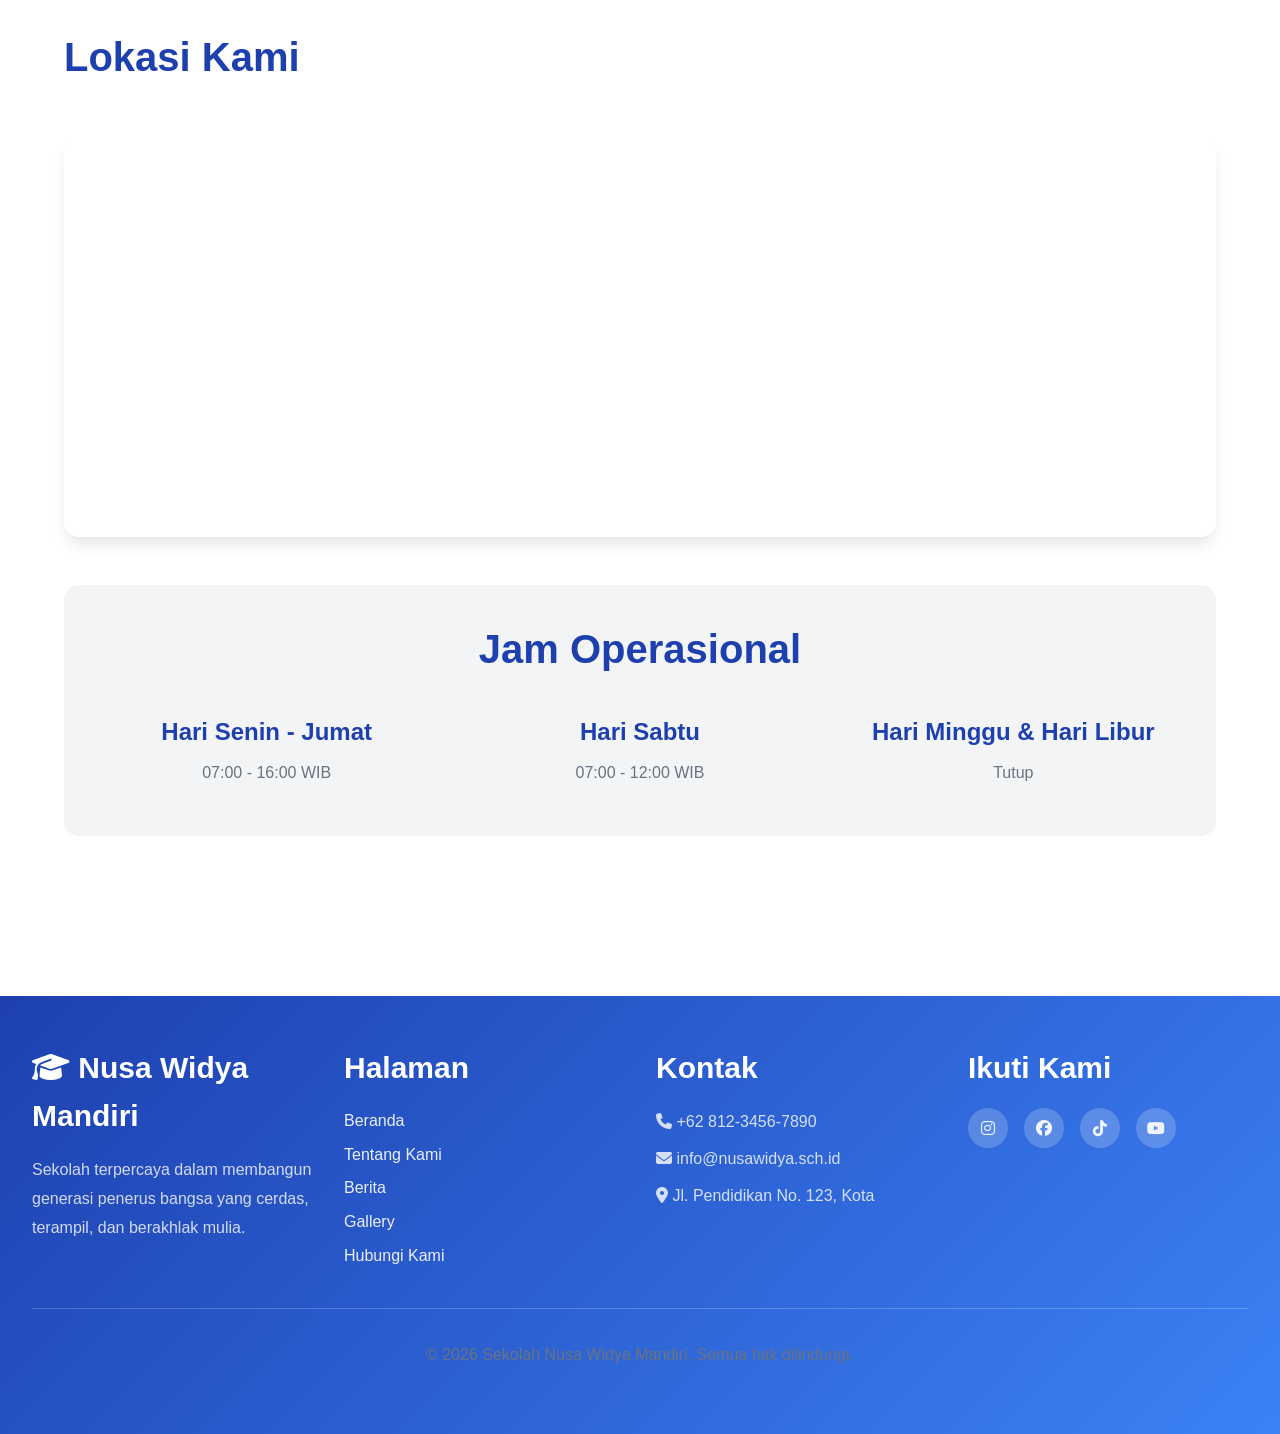
<file: contact.html>
<!DOCTYPE html>
<html lang="id">
<head>
    <meta charset="UTF-8">
    <meta name="viewport" content="width=device-width, initial-scale=1.0">
    <title>Hubungi Kami - Nusa Widya Mandiri</title>
    <link rel="stylesheet" href="style.css">
    <link rel="stylesheet" href="https://cdnjs.cloudflare.com/ajax/libs/font-awesome/6.4.0/css/all.min.css">
    <style>
        .contact-header {
            margin-top: 100px;
            background: linear-gradient(135deg, var(--primary-blue), var(--light-blue));
            color: var(--white);
            padding: 4rem 2rem;
            text-align: center;
        }
        
        .contact-header h1 {
            color: var(--white);
            font-size: 3rem;
            margin-bottom: 1rem;
        }
        
        .contact-container {
            display: grid;
            grid-template-columns: 1fr 1fr;
            gap: 3rem;
            margin-bottom: 3rem;
        }
        
        .contact-form-section h2,
        .contact-info-section h2 {
            margin-bottom: 2rem;
        }
        
        .contact-form {
            background: var(--light-gray);
            padding: 2rem;
            border-radius: 15px;
            box-shadow: var(--shadow-md);
            animation: slideInLeft 0.6s ease-in-out;
        }
        
        .contact-info-section {
            animation: slideInRight 0.6s ease-in-out;
        }
        
        .info-box {
            background: var(--white);
            padding: 1.5rem;
            border-radius: 12px;
            margin-bottom: 1.5rem;
            border-left: 5px solid var(--primary-blue);
            box-shadow: var(--shadow-sm);
            transition: var(--transition);
        }
        
        .info-box:hover {
            transform: translateX(5px);
            box-shadow: var(--shadow-md);
        }
        
        .info-icon {
            width: 50px;
            height: 50px;
            background: linear-gradient(135deg, var(--primary-blue), var(--light-blue));
            border-radius: 50%;
            display: flex;
            align-items: center;
            justify-content: center;
            color: var(--white);
            font-size: 1.5rem;
            margin-bottom: 1rem;
        }
        
        .info-title {
            font-weight: 700;
            color: var(--text-dark);
            margin-bottom: 0.5rem;
            font-size: 1.1rem;
        }
        
        .info-content {
            color: var(--text-light);
            font-size: 0.95rem;
            line-height: 1.6;
        }
        
        .info-content a {
            color: var(--primary-blue);
            font-weight: 600;
            text-decoration: none;
        }
        
        .info-content a:hover {
            text-decoration: underline;
        }
        
        .social-grid {
            display: grid;
            grid-template-columns: repeat(2, 1fr);
            gap: 1rem;
            margin-top: 2rem;
        }
        
        .social-btn {
            padding: 1rem;
            background: linear-gradient(135deg, var(--primary-blue), var(--light-blue));
            color: var(--white);
            border: none;
            border-radius: 10px;
            cursor: pointer;
            font-weight: 600;
            transition: var(--transition);
            display: flex;
            align-items: center;
            justify-content: center;
            gap: 0.75rem;
            text-decoration: none;
        }
        
        .social-btn:hover {
            transform: translateY(-4px);
            box-shadow: var(--shadow-lg);
        }
        
        .map-container {
            margin-top: 3rem;
            border-radius: 15px;
            overflow: hidden;
            box-shadow: var(--shadow-lg);
            height: 400px;
        }
        
        .map-container iframe {
            width: 100%;
            height: 100%;
            border: none;
        }
        
        .form-group {
            margin-bottom: 1.5rem;
        }
        
        .form-group label {
            display: block;
            margin-bottom: 0.5rem;
            font-weight: 600;
            color: var(--text-dark);
        }
        
        .form-group input,
        .form-group textarea,
        .form-group select {
            width: 100%;
            padding: 0.875rem;
            border: 2px solid var(--border-gray);
            border-radius: 8px;
            font-size: 1rem;
            font-family: inherit;
            transition: var(--transition);
            color: var(--text-dark);
            background: var(--white);
        }
        
        .form-group input:focus,
        .form-group textarea:focus,
        .form-group select:focus {
            outline: none;
            border-color: var(--primary-blue);
            box-shadow: 0 0 0 3px rgba(30, 64, 175, 0.1);
        }
        
        .form-group textarea {
            resize: vertical;
            min-height: 120px;
        }
        
        .btn-submit {
            width: 100%;
            padding: 1rem;
            background: linear-gradient(135deg, var(--primary-blue), var(--light-blue));
            color: var(--white);
            border: none;
            border-radius: 8px;
            font-weight: 600;
            font-size: 1rem;
            cursor: pointer;
            transition: var(--transition);
        }
        
        .btn-submit:hover {
            transform: translateY(-3px);
            box-shadow: var(--shadow-lg);
        }
        
        .btn-submit:disabled {
            opacity: 0.6;
            cursor: not-allowed;
        }
        
        @media (max-width: 768px) {
            .contact-header h1 {
                font-size: 2rem;
            }
            
            .contact-container {
                grid-template-columns: 1fr;
                gap: 2rem;
            }
            
            .map-container {
                height: 300px;
            }
            
            .social-grid {
                grid-template-columns: 1fr;
            }
        }
    </style>
</head>
<body>
    <!-- NAVBAR -->
    <nav id="navbar">
        <div class="navbar-container">
            <div class="navbar-logo">
                <i class="fas fa-graduation-cap"></i>
                NWM School
            </div>
            <button class="menu-toggle" id="menuToggle">
                <i class="fas fa-bars"></i>
            </button>
            <ul class="navbar-menu" id="navMenu">
                <li><a href="index.html">Beranda</a></li>
                <li><a href="index.html#about">Tentang</a></li>
                <li><a href="about.html">Tentang Kami</a></li>
                <li><a href="news.html">Berita</a></li>
                <li><a href="gallery.html">Gallery</a></li>
                <li><a href="contact.html">Hubungi Kami</a></li>
            </ul>
            <div class="navbar-auth">
                <a href="login.html" class="btn-login">Masuk</a>
                <a href="signup.html" class="btn-signup">Daftar</a>
            </div>
        </div>
    </nav>

    <!-- HEADER -->
    <div class="contact-header">
        <h1>Hubungi Kami</h1>
        <p>Kami siap membantu dan mendengarkan setiap pertanyaan Anda</p>
    </div>

    <!-- MAIN CONTENT -->
    <section>
        <div class="container">
            <div class="contact-container">
                <!-- FORM SECTION -->
                <div class="contact-form-section">
                    <h2>Kirim Pesan</h2>
                    <form class="contact-form" onsubmit="handleContactForm(event)">
                        <div class="form-group">
                            <label for="name">Nama Lengkap</label>
                            <input type="text" id="name" name="name" required placeholder="Masukkan nama Anda">
                        </div>

                        <div class="form-group">
                            <label for="email">Email</label>
                            <input type="email" id="email" name="email" required placeholder="Masukkan email Anda">
                        </div>

                        <div class="form-group">
                            <label for="phone">Nomor Telepon</label>
                            <input type="tel" id="phone" name="phone" placeholder="Masukkan nomor telepon Anda">
                        </div>

                        <div class="form-group">
                            <label for="subject">Subjek</label>
                            <input type="text" id="subject" name="subject" required placeholder="Masukkan subjek pesan">
                        </div>

                        <div class="form-group">
                            <label for="message">Pesan</label>
                            <textarea id="message" name="message" required placeholder="Tulis pesan Anda di sini..."></textarea>
                        </div>

                        <button type="submit" class="btn-submit">
                            <i class="fas fa-paper-plane"></i> Kirim Pesan
                        </button>
                    </form>
                </div>

                <!-- INFO SECTION -->
                <div class="contact-info-section">
                    <h2>Informasi Kontak</h2>

                    <div class="info-box">
                        <div class="info-icon">
                            <i class="fas fa-map-marker-alt"></i>
                        </div>
                        <div class="info-title">Alamat</div>
                        <div class="info-content">
                            Jalan Pendidikan No. 123<br>
                            Kelurahan Merdeka, Kecamatan Pusat<br>
                            Kota Bandung, Jawa Barat 40123<br>
                            Indonesia
                        </div>
                    </div>

                    <div class="info-box">
                        <div class="info-icon">
                            <i class="fas fa-phone"></i>
                        </div>
                        <div class="info-title">Nomor Telepon</div>
                        <div class="info-content">
                            <a href="tel:+622712345678">+62 271-2345678</a><br>
                            <a href="tel:+628123456789">+62 812-3456-7890</a>
                        </div>
                    </div>

                    <div class="info-box">
                        <div class="info-icon">
                            <i class="fas fa-envelope"></i>
                        </div>
                        <div class="info-title">Email</div>
                        <div class="info-content">
                            <a href="mailto:info@nusawidya.sch.id">info@nusawidya.sch.id</a><br>
                            <a href="mailto:admin@nusawidya.sch.id">admin@nusawidya.sch.id</a>
                        </div>
                    </div>

                    <div class="info-box">
                        <div class="info-icon">
                            <i class="fas fa-globe"></i>
                        </div>
                        <div class="info-title">Website & Sosial Media</div>
                        <div class="info-content">
                            <a href="https://nusawidya.sch.id">https://nusawidya.sch.id</a>
                        </div>
                    </div>

                    <div class="social-grid">
                        <a href="https://instagram.com/nusawidya" target="_blank" class="social-btn">
                            <i class="fab fa-instagram"></i> Instagram
                        </a>
                        <a href="https://facebook.com/nusawidya" target="_blank" class="social-btn">
                            <i class="fab fa-facebook"></i> Facebook
                        </a>
                        <a href="https://tiktok.com/@nusawidya" target="_blank" class="social-btn">
                            <i class="fab fa-tiktok"></i> TikTok
                        </a>
                        <a href="https://youtube.com/nusawidya" target="_blank" class="social-btn">
                            <i class="fab fa-youtube"></i> YouTube
                        </a>
                    </div>
                </div>
            </div>

            <!-- MAP -->
            <h2 style="margin-top: 3rem; margin-bottom: 2rem;">Lokasi Kami</h2>
            <div class="map-container">
                <iframe src="https://www.google.com/maps/embed?pb=!1m18!1m12!1m3!1d3960.3297047857!2d107.60915!3d-6.9147!2m3!1f0!2f0!3f0!3m2!1i1024!2i768!4f13.1!3m3!1m2!1s0x2e68e353f5c0!2z!5e0!3m2!1sid!2sid!4v1234567890" allowfullscreen="" loading="lazy" referrerpolicy="no-referrer-when-downgrade"></iframe>
            </div>

            <!-- JAM OPERASIONAL -->
            <section style="margin-top: 3rem; background: var(--light-gray); padding: 2rem; border-radius: 15px;">
                <h2 style="text-align: center; margin-bottom: 2rem;">Jam Operasional</h2>
                <div style="display: grid; grid-template-columns: repeat(auto-fit, minmax(200px, 1fr)); gap: 2rem; text-align: center;">
                    <div>
                        <h4 style="color: var(--primary-blue); margin-bottom: 0.5rem;">Hari Senin - Jumat</h4>
                        <p>07:00 - 16:00 WIB</p>
                    </div>
                    <div>
                        <h4 style="color: var(--primary-blue); margin-bottom: 0.5rem;">Hari Sabtu</h4>
                        <p>07:00 - 12:00 WIB</p>
                    </div>
                    <div>
                        <h4 style="color: var(--primary-blue); margin-bottom: 0.5rem;">Hari Minggu & Hari Libur</h4>
                        <p>Tutup</p>
                    </div>
                </div>
            </section>
        </div>
    </section>

    <!-- FOOTER -->
    <footer>
        <div class="footer-container">
            <div class="footer-section">
                <h3><i class="fas fa-graduation-cap"></i> Nusa Widya Mandiri</h3>
                <p>Sekolah terpercaya dalam membangun generasi penerus bangsa yang cerdas, terampil, dan berakhlak mulia.</p>
            </div>
            <div class="footer-section">
                <h3>Halaman</h3>
                <a href="index.html">Beranda</a>
                <a href="about.html">Tentang Kami</a>
                <a href="news.html">Berita</a>
                <a href="gallery.html">Gallery</a>
                <a href="contact.html">Hubungi Kami</a>
            </div>
            <div class="footer-section">
                <h3>Kontak</h3>
                <p><i class="fas fa-phone"></i> +62 812-3456-7890</p>
                <p><i class="fas fa-envelope"></i> info@nusawidya.sch.id</p>
                <p><i class="fas fa-map-marker-alt"></i> Jl. Pendidikan No. 123, Kota</p>
            </div>
            <div class="footer-section">
                <h3>Ikuti Kami</h3>
                <div class="social-links">
                    <a href="#" title="Instagram"><i class="fab fa-instagram"></i></a>
                    <a href="#" title="Facebook"><i class="fab fa-facebook"></i></a>
                    <a href="#" title="TikTok"><i class="fab fa-tiktok"></i></a>
                    <a href="#" title="YouTube"><i class="fab fa-youtube"></i></a>
                </div>
            </div>
        </div>
        <div class="footer-bottom">
            <p>&copy; 2026 Sekolah Nusa Widya Mandiri. Semua hak dilindungi.</p>
        </div>
    </footer>

    <script src="main.js"></script>
    <script>
        function handleContactForm(event) {
            event.preventDefault();
            
            const name = document.getElementById('name').value;
            const email = document.getElementById('email').value;
            const phone = document.getElementById('phone').value;
            const subject = document.getElementById('subject').value;
            const message = document.getElementById('message').value;
            
            // Simpan ke localStorage (dalam aplikasi real, dikirim ke backend)
            const messages = JSON.parse(localStorage.getItem('contactMessages')) || [];
            messages.push({
                id: messages.length + 1,
                name,
                email,
                phone,
                subject,
                message,
                date: new Date().toISOString(),
                status: 'pending'
            });
            localStorage.setItem('contactMessages', JSON.stringify(messages));
            
            showNotification('Pesan Anda telah terkirim! Kami akan menghubungi Anda segera.', 'success');
            event.target.reset();
        }
        
        function showNotification(message, type = 'info') {
            const notification = document.createElement('div');
            notification.className = `alert alert-${type}`;
            notification.style.position = 'fixed';
            notification.style.top = '100px';
            notification.style.right = '20px';
            notification.style.zIndex = '9999';
            notification.style.minWidth = '300px';
            notification.innerHTML = `
                <div style="display: flex; gap: 10px; align-items: center;">
                    <i class="fas fa-${type === 'success' ? 'check-circle' : type === 'error' ? 'exclamation-circle' : 'info-circle'}"></i>
                    <span>${message}</span>
                    <button onclick="this.parentElement.parentElement.remove()" style="background: none; border: none; color: inherit; cursor: pointer; font-size: 1.2rem;">×</button>
                </div>
            `;
            document.body.appendChild(notification);
            
            setTimeout(() => {
                notification.remove();
            }, 4000);
        }
    </script>
</body>
</html>
</file>
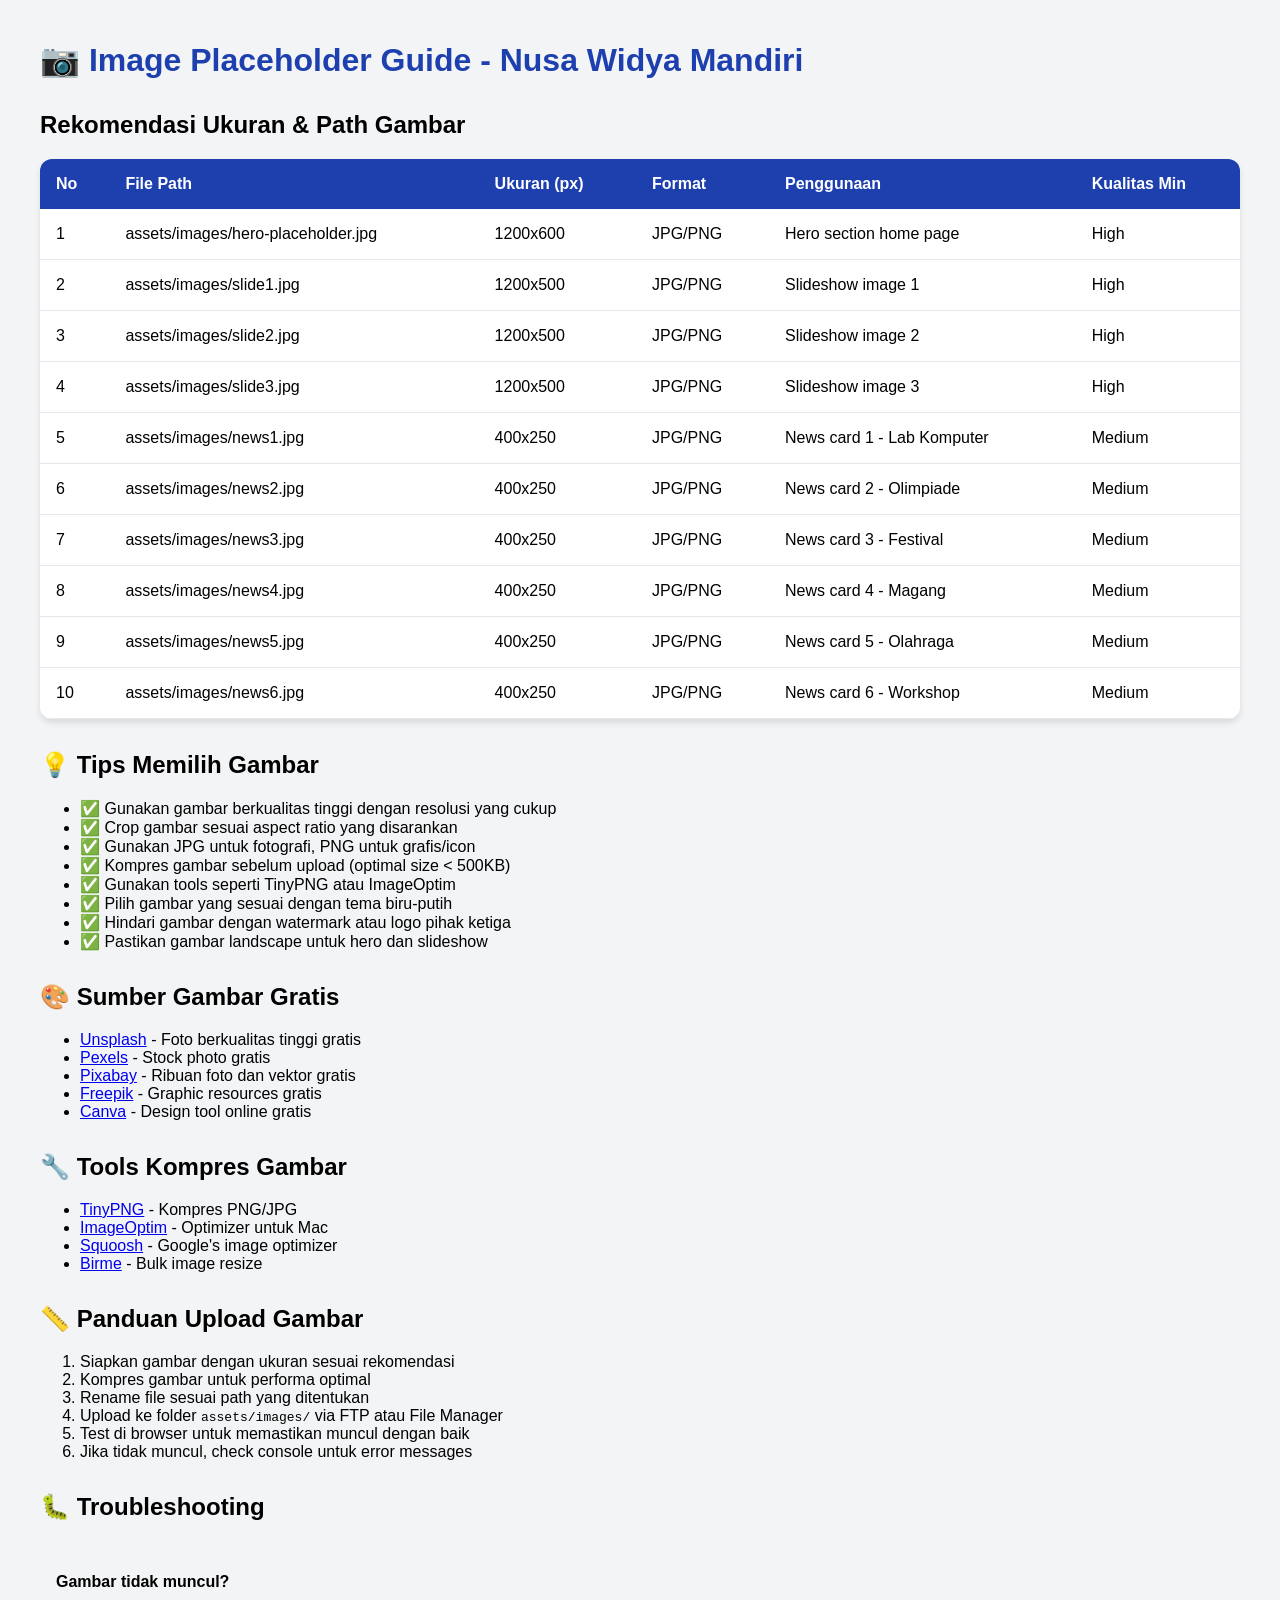
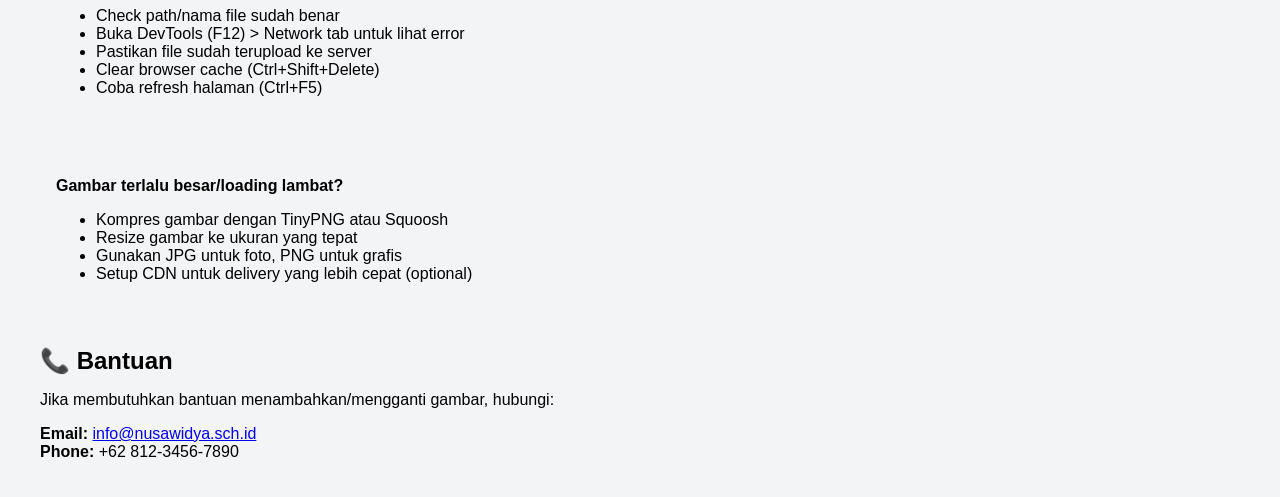
<file: IMAGES_GUIDE.html>
<!-- 
    Nusa Widya Mandiri School Website - Template Images Placeholder
    Gunakan file ini sebagai referensi untuk mengganti images
    
    Images yang perlu diganti:
    1. assets/images/hero-placeholder.jpg - Hero image (1200x600px recommended)
    2. assets/images/slide1.jpg - Slideshow image 1 (1200x500px)
    3. assets/images/slide2.jpg - Slideshow image 2 (1200x500px)
    4. assets/images/slide3.jpg - Slideshow image 3 (1200x500px)
    5. assets/images/news1.jpg - News image 1 (400x250px)
    6. assets/images/news2.jpg - News image 2 (400x250px)
    7. assets/images/news3.jpg - News image 3 (400x250px)
    8. assets/images/news4.jpg - News image 4 (400x250px)
    9. assets/images/news5.jpg - News image 5 (400x250px)
    10. assets/images/news6.jpg - News image 6 (400x250px)
-->

<!DOCTYPE html>
<html lang="id">
<head>
    <meta charset="UTF-8">
    <meta name="viewport" content="width=device-width, initial-scale=1.0">
    <title>Image Placeholder - Nusa Widya Mandiri</title>
    <style>
        body {
            font-family: Arial, sans-serif;
            margin: 0;
            padding: 20px;
            background: #f3f4f6;
        }
        
        .container {
            max-width: 1200px;
            margin: 0 auto;
        }
        
        h1 {
            color: #1e40af;
            margin-bottom: 2rem;
        }
        
        .images-grid {
            display: grid;
            grid-template-columns: repeat(auto-fill, minmax(300px, 1fr));
            gap: 2rem;
            margin-bottom: 3rem;
        }
        
        .image-card {
            background: white;
            padding: 1.5rem;
            border-radius: 12px;
            box-shadow: 0 4px 6px rgba(0, 0, 0, 0.1);
        }
        
        .image-preview {
            width: 100%;
            height: 200px;
            background: linear-gradient(135deg, #1e40af, #0ea5e9);
            border-radius: 8px;
            display: flex;
            align-items: center;
            justify-content: center;
            color: white;
            font-size: 3rem;
            margin-bottom: 1rem;
        }
        
        .image-name {
            font-weight: bold;
            color: #1e40af;
            margin-bottom: 0.5rem;
        }
        
        .image-size {
            color: #6b7280;
            font-size: 0.9rem;
            margin-bottom: 0.5rem;
        }
        
        .image-purpose {
            color: #6b7280;
            font-size: 0.85rem;
            line-height: 1.5;
        }
        
        table {
            width: 100%;
            border-collapse: collapse;
            background: white;
            border-radius: 12px;
            overflow: hidden;
            box-shadow: 0 4px 6px rgba(0, 0, 0, 0.1);
        }
        
        th {
            background: #1e40af;
            color: white;
            padding: 1rem;
            text-align: left;
            font-weight: 600;
        }
        
        td {
            padding: 1rem;
            border-bottom: 1px solid #e5e7eb;
        }
        
        tr:hover {
            background: #f9fafb;
        }
        
        .badge {
            display: inline-block;
            padding: 0.25rem 0.75rem;
            background: #3b82f6;
            color: white;
            border-radius: 20px;
            font-size: 0.8rem;
        }
    </style>
</head>
<body>
    <div class="container">
        <h1>📷 Image Placeholder Guide - Nusa Widya Mandiri</h1>
        
        <h2>Rekomendasi Ukuran & Path Gambar</h2>
        
        <table>
            <thead>
                <tr>
                    <th>No</th>
                    <th>File Path</th>
                    <th>Ukuran (px)</th>
                    <th>Format</th>
                    <th>Penggunaan</th>
                    <th>Kualitas Min</th>
                </tr>
            </thead>
            <tbody>
                <tr>
                    <td>1</td>
                    <td>assets/images/hero-placeholder.jpg</td>
                    <td>1200x600</td>
                    <td>JPG/PNG</td>
                    <td>Hero section home page</td>
                    <td>High</td>
                </tr>
                <tr>
                    <td>2</td>
                    <td>assets/images/slide1.jpg</td>
                    <td>1200x500</td>
                    <td>JPG/PNG</td>
                    <td>Slideshow image 1</td>
                    <td>High</td>
                </tr>
                <tr>
                    <td>3</td>
                    <td>assets/images/slide2.jpg</td>
                    <td>1200x500</td>
                    <td>JPG/PNG</td>
                    <td>Slideshow image 2</td>
                    <td>High</td>
                </tr>
                <tr>
                    <td>4</td>
                    <td>assets/images/slide3.jpg</td>
                    <td>1200x500</td>
                    <td>JPG/PNG</td>
                    <td>Slideshow image 3</td>
                    <td>High</td>
                </tr>
                <tr>
                    <td>5</td>
                    <td>assets/images/news1.jpg</td>
                    <td>400x250</td>
                    <td>JPG/PNG</td>
                    <td>News card 1 - Lab Komputer</td>
                    <td>Medium</td>
                </tr>
                <tr>
                    <td>6</td>
                    <td>assets/images/news2.jpg</td>
                    <td>400x250</td>
                    <td>JPG/PNG</td>
                    <td>News card 2 - Olimpiade</td>
                    <td>Medium</td>
                </tr>
                <tr>
                    <td>7</td>
                    <td>assets/images/news3.jpg</td>
                    <td>400x250</td>
                    <td>JPG/PNG</td>
                    <td>News card 3 - Festival</td>
                    <td>Medium</td>
                </tr>
                <tr>
                    <td>8</td>
                    <td>assets/images/news4.jpg</td>
                    <td>400x250</td>
                    <td>JPG/PNG</td>
                    <td>News card 4 - Magang</td>
                    <td>Medium</td>
                </tr>
                <tr>
                    <td>9</td>
                    <td>assets/images/news5.jpg</td>
                    <td>400x250</td>
                    <td>JPG/PNG</td>
                    <td>News card 5 - Olahraga</td>
                    <td>Medium</td>
                </tr>
                <tr>
                    <td>10</td>
                    <td>assets/images/news6.jpg</td>
                    <td>400x250</td>
                    <td>JPG/PNG</td>
                    <td>News card 6 - Workshop</td>
                    <td>Medium</td>
                </tr>
            </tbody>
        </table>

        <h2 style="margin-top: 2rem;">💡 Tips Memilih Gambar</h2>
        <ul>
            <li>✅ Gunakan gambar berkualitas tinggi dengan resolusi yang cukup</li>
            <li>✅ Crop gambar sesuai aspect ratio yang disarankan</li>
            <li>✅ Gunakan JPG untuk fotografi, PNG untuk grafis/icon</li>
            <li>✅ Kompres gambar sebelum upload (optimal size < 500KB)</li>
            <li>✅ Gunakan tools seperti TinyPNG atau ImageOptim</li>
            <li>✅ Pilih gambar yang sesuai dengan tema biru-putih</li>
            <li>✅ Hindari gambar dengan watermark atau logo pihak ketiga</li>
            <li>✅ Pastikan gambar landscape untuk hero dan slideshow</li>
        </ul>

        <h2 style="margin-top: 2rem;">🎨 Sumber Gambar Gratis</h2>
        <ul>
            <li><a href="https://unsplash.com" target="_blank">Unsplash</a> - Foto berkualitas tinggi gratis</li>
            <li><a href="https://pexels.com" target="_blank">Pexels</a> - Stock photo gratis</li>
            <li><a href="https://pixabay.com" target="_blank">Pixabay</a> - Ribuan foto dan vektor gratis</li>
            <li><a href="https://www.freepik.com" target="_blank">Freepik</a> - Graphic resources gratis</li>
            <li><a href="https://canva.com" target="_blank">Canva</a> - Design tool online gratis</li>
        </ul>

        <h2 style="margin-top: 2rem;">🔧 Tools Kompres Gambar</h2>
        <ul>
            <li><a href="https://tinypng.com" target="_blank">TinyPNG</a> - Kompres PNG/JPG</li>
            <li><a href="https://imageoptim.com" target="_blank">ImageOptim</a> - Optimizer untuk Mac</li>
            <li><a href="https://squoosh.app" target="_blank">Squoosh</a> - Google's image optimizer</li>
            <li><a href="https://www.birme.net" target="_blank">Birme</a> - Bulk image resize</li>
        </ul>

        <h2 style="margin-top: 2rem;">📏 Panduan Upload Gambar</h2>
        <ol>
            <li>Siapkan gambar dengan ukuran sesuai rekomendasi</li>
            <li>Kompres gambar untuk performa optimal</li>
            <li>Rename file sesuai path yang ditentukan</li>
            <li>Upload ke folder <code>assets/images/</code> via FTP atau File Manager</li>
            <li>Test di browser untuk memastikan muncul dengan baik</li>
            <li>Jika tidak muncul, check console untuk error messages</li>
        </ol>

        <h2 style="margin-top: 2rem;">🐛 Troubleshooting</h2>
        <div style="background: #f3f4f6; padding: 1rem; border-radius: 8px; margin-top: 1rem;">
            <p><strong>Gambar tidak muncul?</strong></p>
            <ul>
                <li>Check path/nama file sudah benar</li>
                <li>Buka DevTools (F12) > Network tab untuk lihat error</li>
                <li>Pastikan file sudah terupload ke server</li>
                <li>Clear browser cache (Ctrl+Shift+Delete)</li>
                <li>Coba refresh halaman (Ctrl+F5)</li>
            </ul>
        </div>

        <div style="background: #f3f4f6; padding: 1rem; border-radius: 8px; margin-top: 1rem;">
            <p><strong>Gambar terlalu besar/loading lambat?</strong></p>
            <ul>
                <li>Kompres gambar dengan TinyPNG atau Squoosh</li>
                <li>Resize gambar ke ukuran yang tepat</li>
                <li>Gunakan JPG untuk foto, PNG untuk grafis</li>
                <li>Setup CDN untuk delivery yang lebih cepat (optional)</li>
            </ul>
        </div>

        <h2 style="margin-top: 2rem; margin-bottom: 1rem;">📞 Bantuan</h2>
        <p>Jika membutuhkan bantuan menambahkan/mengganti gambar, hubungi:</p>
        <p>
            <strong>Email:</strong> <a href="mailto:info@nusawidya.sch.id">info@nusawidya.sch.id</a><br>
            <strong>Phone:</strong> +62 812-3456-7890
        </p>
    </div>
</body>
</html>
</file>
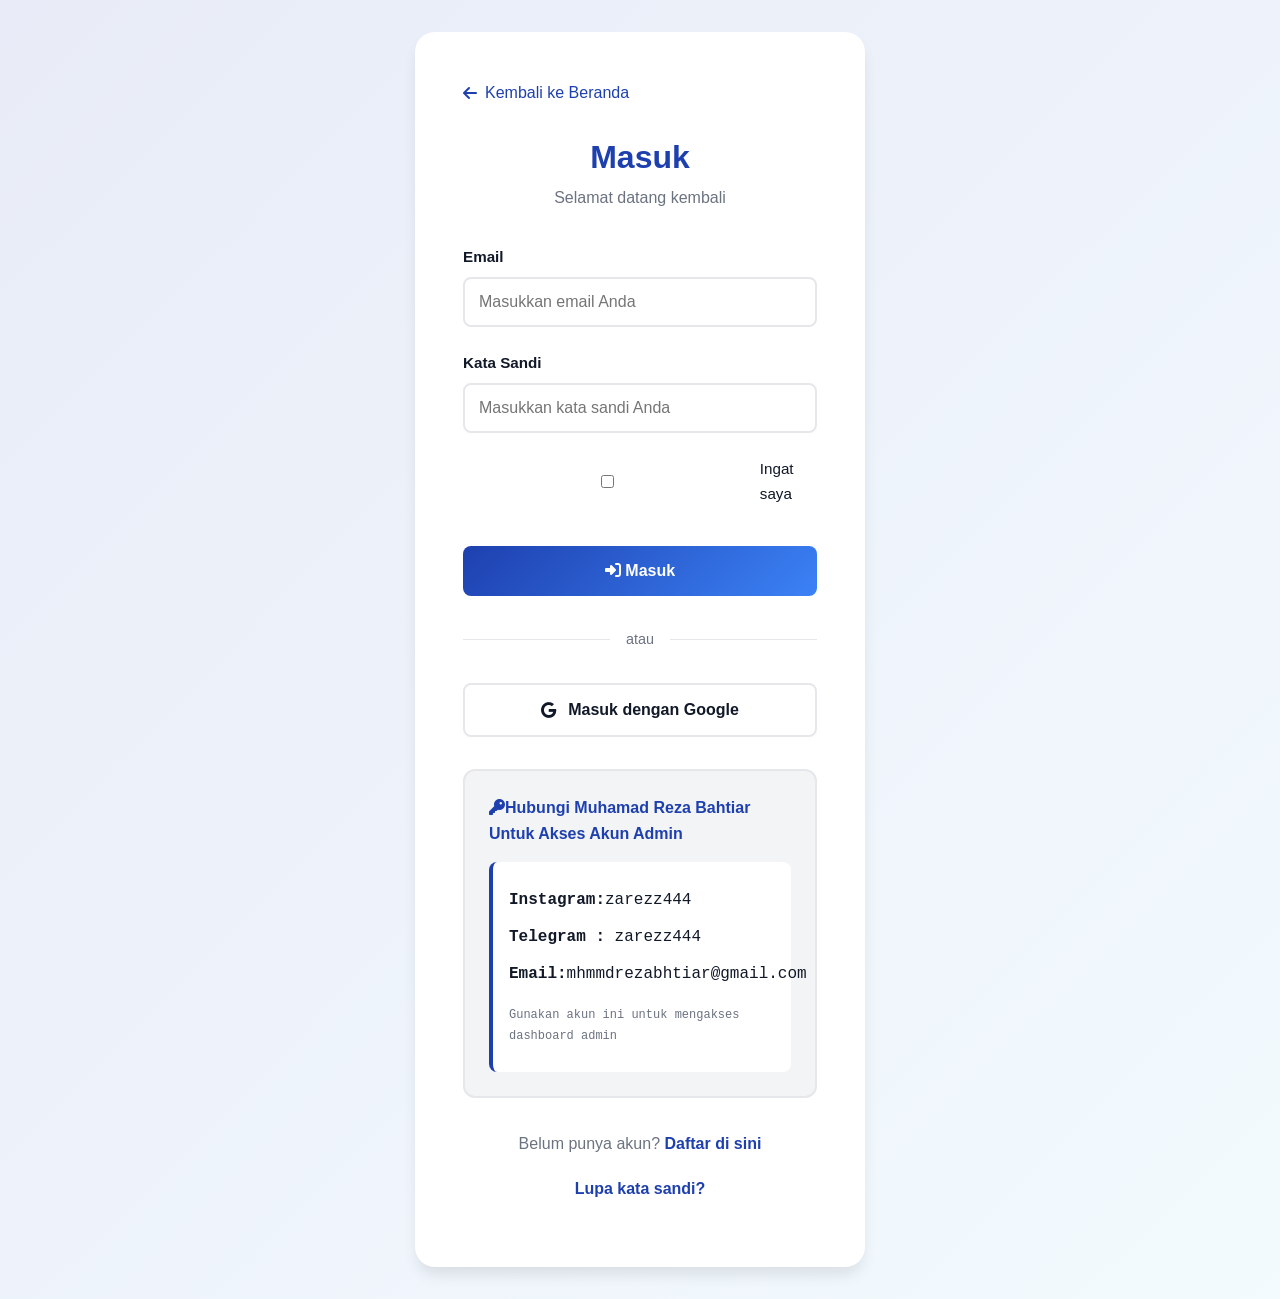
<file: login.html>
<!DOCTYPE html>
<html lang="id">
<head>
    <meta charset="UTF-8">
    <meta name="viewport" content="width=device-width, initial-scale=1.0">
    <title>Masuk - Nusa Widya Mandiri</title>
    <link rel="stylesheet" href="style.css">
    <link rel="stylesheet" href="https://cdnjs.cloudflare.com/ajax/libs/font-awesome/6.4.0/css/all.min.css">
    <style>
        .auth-container {
            min-height: 100vh;
            display: flex;
            align-items: center;
            justify-content: center;
            background: linear-gradient(135deg, rgba(30, 64, 175, 0.1) 0%, rgba(14, 165, 233, 0.05) 100%);
            padding: 2rem;
        }
        
        .auth-box {
            background: var(--white);
            border-radius: 20px;
            box-shadow: var(--shadow-lg);
            max-width: 450px;
            width: 100%;
            padding: 3rem;
            animation: scaleIn 0.6s ease-in-out;
        }
        
        .auth-header {
            text-align: center;
            margin-bottom: 2rem;
        }
        
        .auth-header h1 {
            font-size: 2rem;
            margin-bottom: 0.5rem;
        }
        
        .auth-header p {
            color: var(--text-light);
        }
        
        .auth-box .form-group {
            margin-bottom: 1.5rem;
        }
        
        .btn-auth {
            width: 100%;
            padding: 1rem;
            background: linear-gradient(135deg, var(--primary-blue), var(--light-blue));
            color: var(--white);
            border: none;
            border-radius: 8px;
            font-weight: 600;
            font-size: 1rem;
            cursor: pointer;
            transition: var(--transition);
            margin-top: 1rem;
        }
        
        .btn-auth:hover {
            transform: translateY(-3px);
            box-shadow: var(--shadow-lg);
        }
        
        .btn-google {
            width: 100%;
            padding: 1rem;
            background: var(--white);
            color: var(--text-dark);
            border: 2px solid var(--border-gray);
            border-radius: 8px;
            font-weight: 600;
            font-size: 1rem;
            cursor: pointer;
            transition: var(--transition);
            display: flex;
            align-items: center;
            justify-content: center;
            gap: 0.75rem;
        }
        
        .btn-google:hover {
            border-color: var(--primary-blue);
            background: var(--light-gray);
        }
        
        .divider {
            display: flex;
            align-items: center;
            margin: 2rem 0;
            color: var(--text-light);
        }
        
        .divider::before,
        .divider::after {
            content: '';
            flex: 1;
            height: 1px;
            background: var(--border-gray);
        }
        
        .divider span {
            padding: 0 1rem;
            font-size: 0.9rem;
        }
        
        .auth-footer {
            text-align: center;
            margin-top: 2rem;
            color: var(--text-light);
        }
        
        .auth-footer a {
            color: var(--primary-blue);
            font-weight: 600;
            text-decoration: none;
        }
        
        .auth-footer a:hover {
            text-decoration: underline;
        }
        
        .admin-section {
            background: var(--light-gray);
            padding: 1.5rem;
            border-radius: 12px;
            margin-top: 2rem;
            border: 2px solid var(--border-gray);
        }
        
        .admin-section h3 {
            font-size: 1rem;
            margin-bottom: 1rem;
            color: var(--primary-blue);
        }
        
        .admin-creds {
            background: var(--white);
            padding: 1rem;
            border-radius: 8px;
            font-size: 0.85rem;
            border-left: 4px solid var(--primary-blue);
        }
        
        .admin-creds p {
            margin: 0.5rem 0;
            color: var(--text-dark);
            font-family: 'Courier New', monospace;
        }
        
        .back-link {
            display: inline-flex;
            align-items: center;
            gap: 0.5rem;
            margin-bottom: 2rem;
            color: var(--primary-blue);
            text-decoration: none;
            font-weight: 500;
        }
        
        .back-link:hover {
            gap: 1rem;
        }
    </style>
</head>
<body>
    <div class="auth-container">
        <div class="auth-box">
            <a href="index.html" class="back-link">
                <i class="fas fa-arrow-left"></i> Kembali ke Beranda
            </a>
            
            <div class="auth-header">
                <h1>Masuk</h1>
                <p>Selamat datang kembali</p>
            </div>

            <form id="loginForm" onsubmit="handleLogin(event)">
                <div class="form-group">
                    <label for="email">Email</label>
                    <input type="email" id="email" name="email" required placeholder="Masukkan email Anda">
                </div>

                <div class="form-group">
                    <label for="password">Kata Sandi</label>
                    <input type="password" id="password" name="password" required placeholder="Masukkan kata sandi Anda">
                </div>

                <div class="form-group">
                    <label style="display: flex; align-items: center; gap: 0.5rem; font-weight: 400;">
                        <input type="checkbox" id="rememberMe" name="rememberMe">
                        Ingat saya
                    </label>
                </div>

                <button type="submit" class="btn-auth">
                    <i class="fas fa-sign-in-alt"></i> Masuk
                </button>
            </form>

            <div class="divider">
                <span>atau</span>
            </div>

            <button class="btn-google" onclick="loginWithGoogle()">
                <i class="fab fa-google"></i> Masuk dengan Google
            </button>

            <div class="admin-section">
                <h3><i class="fas fa-key"></i>Hubungi Muhamad Reza Bahtiar Untuk Akses Akun Admin</h3>
                <div class="admin-creds">
                    <p><strong>Instagram:</strong>zarezz444</p>
                    <p><strong>Telegram :</strong> zarezz444</p>
                    <p><strong>Email:</strong>mhmmdrezabhtiar@gmail.com</p>
                    <p style="margin-top: 1rem; font-size: 0.75rem; color: var(--text-light);">Gunakan akun ini untuk mengakses dashboard admin</p>
                </div>
            </div>

            <div class="auth-footer">
                <p>Belum punya akun? <a href="signup.html">Daftar di sini</a></p>
                <p><a href="contact.html">Lupa kata sandi?</a></p>
            </div>
        </div>
    </div>

    <script src="https://accounts.google.com/gsi/client" async defer></script>
    <script>
        function handleLogin(event) {
            event.preventDefault();
            
            const email = document.getElementById('email').value;
            const password = document.getElementById('password').value;
            
            // Cek apakah akun admin
            if (email === 'mhmmdrezabhtiar@gmail.com' && password === 'Reza505') {
                localStorage.setItem('userRole', 'admin');
                localStorage.setItem('userEmail', email);
                localStorage.setItem('userName', 'admin');
                window.location.href = 'admin-dashboard.html';
                return;
            }
            
            // Cek di localStorage untuk user biasa
            const users = JSON.parse(localStorage.getItem('users')) || [];
            const user = users.find(u => u.email === email && u.password === password);
            
            if (user) {
                localStorage.setItem('userRole', 'user');
                localStorage.setItem('userEmail', email);
                localStorage.setItem('userName', user.fullName);
                showNotification('Login berhasil!', 'success');
                setTimeout(() => {
                    window.location.href = 'user-dashboard.html';
                }, 1500);
            } else {
                showNotification('Email atau kata sandi salah', 'error');
            }
        }
        
        function loginWithGoogle() {
            showNotification('Fitur Google Login sedang diintegrasikan', 'info');
            // Integrasi Google OAuth akan dilakukan di sini
        }
        
        function showNotification(message, type = 'info') {
            const notification = document.createElement('div');
            notification.className = `alert alert-${type}`;
            notification.style.position = 'fixed';
            notification.style.top = '20px';
            notification.style.right = '20px';
            notification.style.zIndex = '9999';
            notification.style.minWidth = '300px';
            notification.innerHTML = `
                <div style="display: flex; gap: 10px; align-items: center;">
                    <i class="fas fa-${type === 'success' ? 'check-circle' : type === 'error' ? 'exclamation-circle' : 'info-circle'}"></i>
                    <span>${message}</span>
                    <button onclick="this.parentElement.parentElement.remove()" style="background: none; border: none; color: inherit; cursor: pointer; font-size: 1.2rem;">×</button>
                </div>
            `;
            document.body.appendChild(notification);
            
            setTimeout(() => {
                notification.remove();
            }, 4000);
        }
    </script>
</body>
</html>
</file>
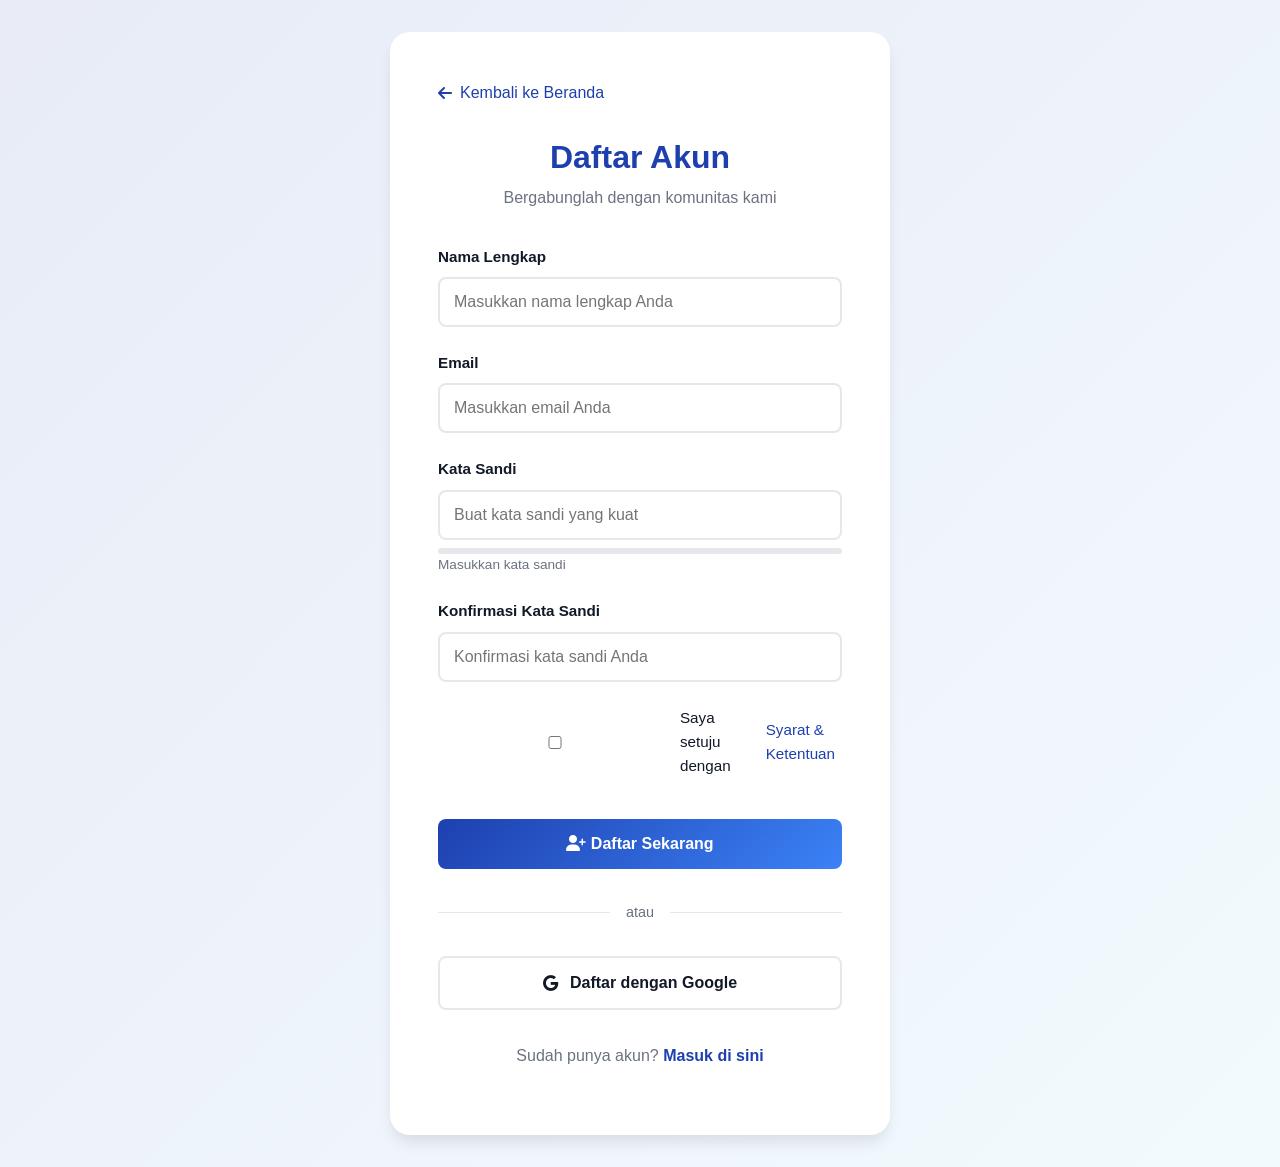
<file: signup.html>
<!DOCTYPE html>
<html lang="id">
<head>
    <meta charset="UTF-8">
    <meta name="viewport" content="width=device-width, initial-scale=1.0">
    <title>Daftar - Nusa Widya Mandiri</title>
    <link rel="stylesheet" href="style.css">
    <link rel="stylesheet" href="https://cdnjs.cloudflare.com/ajax/libs/font-awesome/6.4.0/css/all.min.css">
    <style>
        .auth-container {
            min-height: 100vh;
            display: flex;
            align-items: center;
            justify-content: center;
            background: linear-gradient(135deg, rgba(30, 64, 175, 0.1) 0%, rgba(14, 165, 233, 0.05) 100%);
            padding: 2rem;
        }
        
        .auth-box {
            background: var(--white);
            border-radius: 20px;
            box-shadow: var(--shadow-lg);
            max-width: 500px;
            width: 100%;
            padding: 3rem;
            animation: scaleIn 0.6s ease-in-out;
        }
        
        .auth-header {
            text-align: center;
            margin-bottom: 2rem;
        }
        
        .auth-header h1 {
            font-size: 2rem;
            margin-bottom: 0.5rem;
        }
        
        .auth-header p {
            color: var(--text-light);
        }
        
        .auth-box .form-group {
            margin-bottom: 1.5rem;
        }
        
        .btn-auth {
            width: 100%;
            padding: 1rem;
            background: linear-gradient(135deg, var(--primary-blue), var(--light-blue));
            color: var(--white);
            border: none;
            border-radius: 8px;
            font-weight: 600;
            font-size: 1rem;
            cursor: pointer;
            transition: var(--transition);
            margin-top: 1rem;
        }
        
        .btn-auth:hover {
            transform: translateY(-3px);
            box-shadow: var(--shadow-lg);
        }
        
        .btn-google {
            width: 100%;
            padding: 1rem;
            background: var(--white);
            color: var(--text-dark);
            border: 2px solid var(--border-gray);
            border-radius: 8px;
            font-weight: 600;
            font-size: 1rem;
            cursor: pointer;
            transition: var(--transition);
            display: flex;
            align-items: center;
            justify-content: center;
            gap: 0.75rem;
        }
        
        .btn-google:hover {
            border-color: var(--primary-blue);
            background: var(--light-gray);
        }
        
        .divider {
            display: flex;
            align-items: center;
            margin: 2rem 0;
            color: var(--text-light);
        }
        
        .divider::before,
        .divider::after {
            content: '';
            flex: 1;
            height: 1px;
            background: var(--border-gray);
        }
        
        .divider span {
            padding: 0 1rem;
            font-size: 0.9rem;
        }
        
        .auth-footer {
            text-align: center;
            margin-top: 2rem;
            color: var(--text-light);
        }
        
        .auth-footer a {
            color: var(--primary-blue);
            font-weight: 600;
            text-decoration: none;
        }
        
        .auth-footer a:hover {
            text-decoration: underline;
        }
        
        .back-link {
            display: inline-flex;
            align-items: center;
            gap: 0.5rem;
            margin-bottom: 2rem;
            color: var(--primary-blue);
            text-decoration: none;
            font-weight: 500;
        }
        
        .back-link:hover {
            gap: 1rem;
        }
        
        .password-strength {
            margin-top: 0.5rem;
            font-size: 0.85rem;
        }
        
        .strength-meter {
            height: 6px;
            background: var(--border-gray);
            border-radius: 3px;
            overflow: hidden;
            margin-top: 0.5rem;
        }
        
        .strength-bar {
            height: 100%;
            width: 0%;
            transition: all 0.3s ease;
        }
        
        .strength-weak { background: var(--danger-color); width: 33%; }
        .strength-fair { background: var(--warning-color); width: 66%; }
        .strength-strong { background: var(--success-color); width: 100%; }
    </style>
</head>
<body>
    <div class="auth-container">
        <div class="auth-box">
            <a href="index.html" class="back-link">
                <i class="fas fa-arrow-left"></i> Kembali ke Beranda
            </a>
            
            <div class="auth-header">
                <h1>Daftar Akun</h1>
                <p>Bergabunglah dengan komunitas kami</p>
            </div>

            <form id="signupForm" onsubmit="handleSignup(event)">
                <div class="form-group">
                    <label for="fullName">Nama Lengkap</label>
                    <input type="text" id="fullName" name="fullName" required placeholder="Masukkan nama lengkap Anda">
                </div>

                <div class="form-group">
                    <label for="email">Email</label>
                    <input type="email" id="email" name="email" required placeholder="Masukkan email Anda">
                </div>

                <div class="form-group">
                    <label for="password">Kata Sandi</label>
                    <input type="password" id="password" name="password" required placeholder="Buat kata sandi yang kuat" oninput="checkPasswordStrength(this.value)">
                    <div class="password-strength">
                        <div class="strength-meter">
                            <div id="strengthBar" class="strength-bar"></div>
                        </div>
                        <span id="strengthText" style="color: var(--text-light);">Masukkan kata sandi</span>
                    </div>
                </div>

                <div class="form-group">
                    <label for="confirmPassword">Konfirmasi Kata Sandi</label>
                    <input type="password" id="confirmPassword" name="confirmPassword" required placeholder="Konfirmasi kata sandi Anda">
                </div>

                <div class="form-group">
                    <label style="display: flex; align-items: center; gap: 0.5rem; font-weight: 400;">
                        <input type="checkbox" id="agreetc" name="agreetc" required>
                        Saya setuju dengan <a href="#" style="color: var(--primary-blue); display: inline;">Syarat & Ketentuan</a>
                    </label>
                </div>

                <button type="submit" class="btn-auth">
                    <i class="fas fa-user-plus"></i> Daftar Sekarang
                </button>
            </form>

            <div class="divider">
                <span>atau</span>
            </div>

            <button type="button" class="btn-google" onclick="signupWithGoogle()">
                <i class="fab fa-google"></i> Daftar dengan Google
            </button>

            <div class="auth-footer">
                <p>Sudah punya akun? <a href="login.html">Masuk di sini</a></p>
            </div>
        </div>
    </div>

    <script>
        function checkPasswordStrength(password) {
            const strengthBar = document.getElementById('strengthBar');
            const strengthText = document.getElementById('strengthText');
            
            let strength = 0;
            
            // Cek panjang
            if (password.length >= 8) strength++;
            if (password.length >= 12) strength++;
            
            // Cek huruf besar
            if (/[A-Z]/.test(password)) strength++;
            
            // Cek huruf kecil
            if (/[a-z]/.test(password)) strength++;
            
            // Cek angka
            if (/[0-9]/.test(password)) strength++;
            
            // Cek karakter spesial
            if (/[!@#$%^&*]/.test(password)) strength++;
            
            strengthBar.className = 'strength-bar';
            
            if (strength < 2) {
                strengthText.textContent = 'Lemah';
                strengthText.style.color = 'var(--danger-color)';
                strengthBar.classList.add('strength-weak');
            } else if (strength < 4) {
                strengthText.textContent = 'Cukup';
                strengthText.style.color = 'var(--warning-color)';
                strengthBar.classList.add('strength-fair');
            } else {
                strengthText.textContent = 'Kuat';
                strengthText.style.color = 'var(--success-color)';
                strengthBar.classList.add('strength-strong');
            }
        }
        
        function handleSignup(event) {
            event.preventDefault();
            
            const fullName = document.getElementById('fullName').value;
            const email = document.getElementById('email').value;
            const password = document.getElementById('password').value;
            const confirmPassword = document.getElementById('confirmPassword').value;
            
            // Validasi
            if (password !== confirmPassword) {
                showNotification('Kata sandi tidak cocok', 'error');
                return;
            }
            
            if (password.length < 6) {
                showNotification('Kata sandi minimal 6 karakter', 'error');
                return;
            }
            
            // Cek apakah email sudah terdaftar
            const users = JSON.parse(localStorage.getItem('users')) || [];
            if (users.some(u => u.email === email)) {
                showNotification('Email sudah terdaftar', 'error');
                return;
            }
            
            // Simpan user baru
            users.push({
                fullName,
                email,
                password,
                createdAt: new Date().toISOString(),
                role: 'user'
            });
            
            localStorage.setItem('users', JSON.stringify(users));
            
            showNotification('Pendaftaran berhasil! Silakan login.', 'success');
            setTimeout(() => {
                window.location.href = 'login.html';
            }, 2000);
        }
        
        function signupWithGoogle() {
            showNotification('Fitur Google Sign-up sedang diintegrasikan', 'info');
        }
        
        function showNotification(message, type = 'info') {
            const notification = document.createElement('div');
            notification.className = `alert alert-${type}`;
            notification.style.position = 'fixed';
            notification.style.top = '20px';
            notification.style.right = '20px';
            notification.style.zIndex = '9999';
            notification.style.minWidth = '300px';
            notification.innerHTML = `
                <div style="display: flex; gap: 10px; align-items: center;">
                    <i class="fas fa-${type === 'success' ? 'check-circle' : type === 'error' ? 'exclamation-circle' : 'info-circle'}"></i>
                    <span>${message}</span>
                    <button onclick="this.parentElement.parentElement.remove()" style="background: none; border: none; color: inherit; cursor: pointer; font-size: 1.2rem;">×</button>
                </div>
            `;
            document.body.appendChild(notification);
            
            setTimeout(() => {
                notification.remove();
            }, 4000);
        }
    </script>
</body>
</html>
</file>
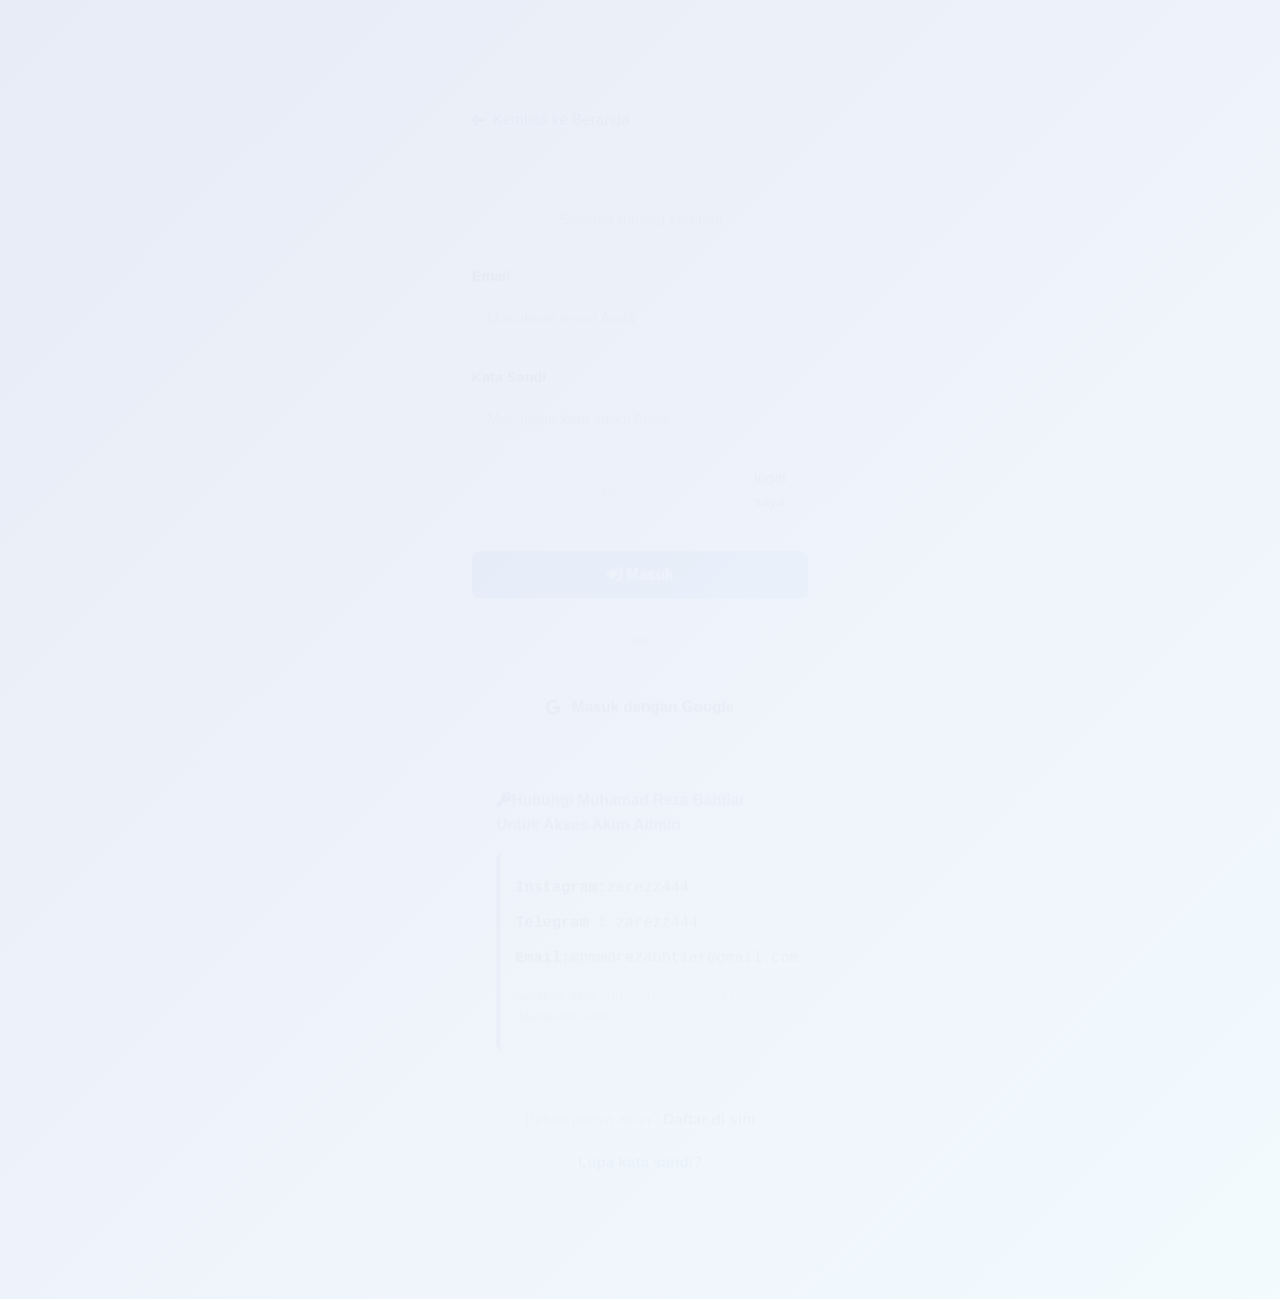
<file: user-dashboard.html>
<!DOCTYPE html>
<html lang="id">
<head>
    <meta charset="UTF-8">
    <meta name="viewport" content="width=device-width, initial-scale=1.0">
    <title>User Dashboard - Nusa Widya Mandiri</title>
    <link rel="stylesheet" href="style.css">
    <link rel="stylesheet" href="https://cdnjs.cloudflare.com/ajax/libs/font-awesome/6.4.0/css/all.min.css">
    <style>
        * {
            margin: 0;
            padding: 0;
            box-sizing: border-box;
        }

        body {
            background: var(--light-gray);
        }

        .user-dashboard-container {
            display: flex;
            min-height: 100vh;
        }

        .user-sidebar {
            width: 250px;
            background: linear-gradient(135deg, var(--primary-blue), var(--light-blue));
            color: var(--white);
            padding: 2rem 1rem;
            position: fixed;
            left: 0;
            top: 0;
            height: 100vh;
            overflow-y: auto;
            z-index: 100;
        }

        .user-sidebar-logo {
            font-size: 1.25rem;
            font-weight: 700;
            margin-bottom: 2rem;
            display: flex;
            align-items: center;
            gap: 0.75rem;
        }

        .user-sidebar-menu {
            list-style: none;
        }

        .user-sidebar-menu li {
            margin-bottom: 0.5rem;
        }

        .user-sidebar-menu a {
            display: flex;
            align-items: center;
            gap: 0.75rem;
            padding: 0.75rem 1rem;
            color: rgba(255, 255, 255, 0.9);
            text-decoration: none;
            border-radius: 8px;
            transition: all 0.3s ease;
        }

        .user-sidebar-menu a:hover,
        .user-sidebar-menu a.active {
            background: rgba(255, 255, 255, 0.2);
            color: var(--white);
            padding-left: 1.5rem;
        }

        .user-main-content {
            margin-left: 250px;
            padding: 2rem;
            flex: 1;
        }

        .user-topbar {
            background: var(--white);
            padding: 1rem 2rem;
            border-radius: 12px;
            display: flex;
            justify-content: space-between;
            align-items: center;
            margin-bottom: 2rem;
            box-shadow: var(--shadow-md);
        }

        .user-topbar-title {
            font-size: 1.5rem;
            font-weight: 700;
            color: var(--primary-blue);
        }

        .user-profile {
            display: flex;
            align-items: center;
            gap: 1rem;
        }

        .user-avatar {
            width: 50px;
            height: 50px;
            background: linear-gradient(135deg, var(--primary-blue), var(--light-blue));
            border-radius: 50%;
            display: flex;
            align-items: center;
            justify-content: center;
            color: var(--white);
            font-weight: 700;
            font-size: 1.5rem;
        }

        .user-info {
            display: flex;
            flex-direction: column;
        }

        .user-name {
            font-weight: 700;
            color: var(--text-dark);
        }

        .user-role {
            font-size: 0.85rem;
            color: var(--text-light);
        }

        .btn-logout-user {
            padding: 0.5rem 1rem;
            background: var(--danger-color);
            color: var(--white);
            border: none;
            border-radius: 8px;
            cursor: pointer;
            font-weight: 600;
            transition: all 0.3s ease;
        }

        .btn-logout-user:hover {
            transform: translateY(-2px);
        }

        .dashboard-section {
            display: none;
        }

        .dashboard-section.active {
            display: block;
        }

        .user-section-card {
            background: var(--white);
            padding: 2rem;
            border-radius: 12px;
            box-shadow: var(--shadow-md);
            margin-bottom: 2rem;
        }

        .section-heading {
            font-size: 1.5rem;
            font-weight: 700;
            color: var(--primary-blue);
            margin-bottom: 1.5rem;
            display: flex;
            align-items: center;
            gap: 0.75rem;
        }

        .profile-info-grid {
            display: grid;
            grid-template-columns: repeat(auto-fit, minmax(250px, 1fr));
            gap: 1.5rem;
        }

        .profile-field {
            padding: 1rem;
            background: var(--light-gray);
            border-radius: 8px;
            border-left: 4px solid var(--primary-blue);
        }

        .field-label {
            font-size: 0.85rem;
            color: var(--text-light);
            text-transform: uppercase;
            margin-bottom: 0.5rem;
            font-weight: 600;
        }

        .field-value {
            font-size: 1.1rem;
            color: var(--text-dark);
            font-weight: 600;
        }

        .activity-list {
            list-style: none;
        }

        .activity-item {
            padding: 1rem;
            border-left: 4px solid var(--primary-blue);
            margin-bottom: 1rem;
            background: var(--light-gray);
            border-radius: 8px;
        }

        .activity-title {
            font-weight: 700;
            color: var(--text-dark);
            margin-bottom: 0.25rem;
        }

        .activity-date {
            font-size: 0.85rem;
            color: var(--text-light);
        }

        @media (max-width: 768px) {
            .user-sidebar {
                width: 0;
                transform: translateX(-100%);
                transition: all 0.3s ease;
            }

            .user-sidebar.active {
                width: 250px;
                transform: translateX(0);
            }

            .user-main-content {
                margin-left: 0;
            }

            .profile-info-grid {
                grid-template-columns: 1fr;
            }

            .user-topbar {
                flex-direction: column;
                gap: 1rem;
            }

            .toggle-menu-user {
                display: block;
                background: var(--white);
                border: none;
                padding: 0.75rem 1rem;
                border-radius: 8px;
                cursor: pointer;
                font-weight: 600;
                color: var(--primary-blue);
                margin-bottom: 1rem;
            }
        }

        .toggle-menu-user {
            display: none;
        }

        .stats-user {
            display: grid;
            grid-template-columns: repeat(auto-fit, minmax(200px, 1fr));
            gap: 1.5rem;
            margin-bottom: 2rem;
        }

        .stat-card-user {
            background: linear-gradient(135deg, var(--primary-blue), var(--light-blue));
            color: var(--white);
            padding: 1.5rem;
            border-radius: 12px;
            box-shadow: var(--shadow-md);
        }

        .stat-icon-user {
            font-size: 2rem;
            margin-bottom: 0.75rem;
        }

        .stat-value-user {
            font-size: 1.5rem;
            font-weight: 700;
            margin-bottom: 0.25rem;
        }

        .stat-label-user {
            font-size: 0.9rem;
            opacity: 0.9;
        }
    </style>
</head>
<body>
    <div class="user-dashboard-container">
        <!-- SIDEBAR -->
        <aside class="user-sidebar" id="userSidebar">
            <div class="user-sidebar-logo">
                <i class="fas fa-graduation-cap"></i>
                Siswa Portal
            </div>
            <ul class="user-sidebar-menu">
                <li><a href="#profile" class="user-menu-link active" onclick="showUserDashboard('profile')"><i class="fas fa-user"></i> Profil Saya</a></li>
                <li><a href="#grades" class="user-menu-link" onclick="showUserDashboard('grades')"><i class="fas fa-star"></i> Nilai</a></li>
                <li><a href="#schedule" class="user-menu-link" onclick="showUserDashboard('schedule')"><i class="fas fa-calendar"></i> Jadwal</a></li>
                <li><a href="#attendance" class="user-menu-link" onclick="showUserDashboard('attendance')"><i class="fas fa-check-circle"></i> Kehadiran</a></li>
                <li><a href="#announcements" class="user-menu-link" onclick="showUserDashboard('announcements')"><i class="fas fa-bell"></i> Pengumuman</a></li>
                <li><a href="#assignments" class="user-menu-link" onclick="showUserDashboard('assignments')"><i class="fas fa-tasks"></i> Tugas</a></li>
            </ul>
        </aside>

        <!-- MAIN CONTENT -->
        <div class="user-main-content">
            <button class="toggle-menu-user" onclick="toggleUserSidebar()">
                <i class="fas fa-bars"></i> Menu
            </button>

            <!-- TOPBAR -->
            <div class="user-topbar">
                <div class="user-topbar-title">
                    <i class="fas fa-user-graduate"></i> Selamat Datang di Portal Siswa
                </div>
                <div class="user-profile">
                    <div class="user-avatar" id="userInitial">S</div>
                    <div class="user-info">
                        <div class="user-name" id="userFullName">Siswa</div>
                        <div class="user-role">Siswa Aktif</div>
                    </div>
                    <button class="btn-logout-user" onclick="logoutUser()">
                        <i class="fas fa-sign-out-alt"></i> Logout
                    </button>
                </div>
            </div>

            <!-- PROFILE SECTION -->
            <div id="profile" class="dashboard-section active">
                <div class="user-section-card">
                    <h2 class="section-heading">
                        <i class="fas fa-user-circle"></i> Profil Saya
                    </h2>
                    <div class="profile-info-grid">
                        <div class="profile-field">
                            <div class="field-label">Nama Lengkap</div>
                            <div class="field-value" id="profileName">-</div>
                        </div>
                        <div class="profile-field">
                            <div class="field-label">Email</div>
                            <div class="field-value" id="profileEmail">-</div>
                        </div>
                        <div class="profile-field">
                            <div class="field-label">NIS (Nomor Induk Siswa)</div>
                            <div class="field-value">0123456789</div>
                        </div>
                        <div class="profile-field">
                            <div class="field-label">Kelas</div>
                            <div class="field-value">XI IPA 1</div>
                        </div>
                        <div class="profile-field">
                            <div class="field-label">Tahun Ajaran</div>
                            <div class="field-value">2024/2025</div>
                        </div>
                        <div class="profile-field">
                            <div class="field-label">Status</div>
                            <div class="field-value">
                                <span class="badge">Aktif</span>
                            </div>
                        </div>
                    </div>
                </div>

                <div class="stats-user">
                    <div class="stat-card-user">
                        <div class="stat-icon-user"><i class="fas fa-star"></i></div>
                        <div class="stat-value-user">85</div>
                        <div class="stat-label-user">Rata-rata Nilai</div>
                    </div>
                    <div class="stat-card-user">
                        <div class="stat-icon-user"><i class="fas fa-check-circle"></i></div>
                        <div class="stat-value-user">98%</div>
                        <div class="stat-label-user">Kehadiran</div>
                    </div>
                    <div class="stat-card-user">
                        <div class="stat-icon-user"><i class="fas fa-list-check"></i></div>
                        <div class="stat-value-user">12</div>
                        <div class="stat-label-user">Tugas Selesai</div>
                    </div>
                </div>
            </div>

            <!-- GRADES SECTION -->
            <div id="grades" class="dashboard-section">
                <div class="user-section-card">
                    <h2 class="section-heading">
                        <i class="fas fa-star"></i> Nilai Saya
                    </h2>
                    <div style="overflow-x: auto;">
                        <table style="width: 100%; border-collapse: collapse;">
                            <thead style="background: var(--light-gray);">
                                <tr>
                                    <th style="padding: 1rem; text-align: left; font-weight: 600;">Mata Pelajaran</th>
                                    <th style="padding: 1rem; text-align: center; font-weight: 600;">UH 1</th>
                                    <th style="padding: 1rem; text-align: center; font-weight: 600;">UH 2</th>
                                    <th style="padding: 1rem; text-align: center; font-weight: 600;">PTS</th>
                                    <th style="padding: 1rem; text-align: center; font-weight: 600;">PAS</th>
                                    <th style="padding: 1rem; text-align: center; font-weight: 600;">Rata-rata</th>
                                </tr>
                            </thead>
                            <tbody>
                                <tr style="border-bottom: 1px solid var(--border-gray);">
                                    <td style="padding: 1rem;">Matematika</td>
                                    <td style="padding: 1rem; text-align: center;">82</td>
                                    <td style="padding: 1rem; text-align: center;">85</td>
                                    <td style="padding: 1rem; text-align: center;">88</td>
                                    <td style="padding: 1rem; text-align: center;">90</td>
                                    <td style="padding: 1rem; text-align: center; font-weight: 700; color: var(--primary-blue);">86</td>
                                </tr>
                                <tr style="border-bottom: 1px solid var(--border-gray);">
                                    <td style="padding: 1rem;">Bahasa Indonesia</td>
                                    <td style="padding: 1rem; text-align: center;">80</td>
                                    <td style="padding: 1rem; text-align: center;">83</td>
                                    <td style="padding: 1rem; text-align: center;">85</td>
                                    <td style="padding: 1rem; text-align: center;">88</td>
                                    <td style="padding: 1rem; text-align: center; font-weight: 700; color: var(--primary-blue);">84</td>
                                </tr>
                                <tr style="border-bottom: 1px solid var(--border-gray);">
                                    <td style="padding: 1rem;">Bahasa Inggris</td>
                                    <td style="padding: 1rem; text-align: center;">78</td>
                                    <td style="padding: 1rem; text-align: center;">81</td>
                                    <td style="padding: 1rem; text-align: center;">84</td>
                                    <td style="padding: 1rem; text-align: center;">87</td>
                                    <td style="padding: 1rem; text-align: center; font-weight: 700; color: var(--primary-blue);">82</td>
                                </tr>
                                <tr style="border-bottom: 1px solid var(--border-gray);">
                                    <td style="padding: 1rem;">Fisika</td>
                                    <td style="padding: 1rem; text-align: center;">85</td>
                                    <td style="padding: 1rem; text-align: center;">87</td>
                                    <td style="padding: 1rem; text-align: center;">89</td>
                                    <td style="padding: 1rem; text-align: center;">91</td>
                                    <td style="padding: 1rem; text-align: center; font-weight: 700; color: var(--primary-blue);">88</td>
                                </tr>
                            </tbody>
                        </table>
                    </div>
                </div>
            </div>

            <!-- SCHEDULE SECTION -->
            <div id="schedule" class="dashboard-section">
                <div class="user-section-card">
                    <h2 class="section-heading">
                        <i class="fas fa-calendar"></i> Jadwal Pelajaran
                    </h2>
                    <div style="overflow-x: auto;">
                        <table style="width: 100%; border-collapse: collapse;">
                            <thead style="background: var(--light-gray);">
                                <tr>
                                    <th style="padding: 1rem; text-align: left; font-weight: 600;">Hari</th>
                                    <th style="padding: 1rem; text-align: left; font-weight: 600;">Jam</th>
                                    <th style="padding: 1rem; text-align: left; font-weight: 600;">Mata Pelajaran</th>
                                    <th style="padding: 1rem; text-align: left; font-weight: 600;">Guru</th>
                                    <th style="padding: 1rem; text-align: left; font-weight: 600;">Ruang</th>
                                </tr>
                            </thead>
                            <tbody>
                                <tr style="border-bottom: 1px solid var(--border-gray);">
                                    <td style="padding: 1rem;">Senin</td>
                                    <td style="padding: 1rem;">07:00 - 08:30</td>
                                    <td style="padding: 1rem;">Matematika</td>
                                    <td style="padding: 1rem;">Ibu Siti Rahayu, S.Pd</td>
                                    <td style="padding: 1rem;">XI IPA 1</td>
                                </tr>
                                <tr style="border-bottom: 1px solid var(--border-gray);">
                                    <td style="padding: 1rem;">Selasa</td>
                                    <td style="padding: 1rem;">08:45 - 10:15</td>
                                    <td style="padding: 1rem;">Bahasa Indonesia</td>
                                    <td style="padding: 1rem;">Ibu Nur Azizah, S.Pd</td>
                                    <td style="padding: 1rem;">XI IPA 1</td>
                                </tr>
                                <tr style="border-bottom: 1px solid var(--border-gray);">
                                    <td style="padding: 1rem;">Rabu</td>
                                    <td style="padding: 1rem;">10:30 - 12:00</td>
                                    <td style="padding: 1rem;">Fisika</td>
                                    <td style="padding: 1rem;">Pak Darmawan, M.Sc</td>
                                    <td style="padding: 1rem;">Lab IPA</td>
                                </tr>
                            </tbody>
                        </table>
                    </div>
                </div>
            </div>

            <!-- ATTENDANCE SECTION -->
            <div id="attendance" class="dashboard-section">
                <div class="user-section-card">
                    <h2 class="section-heading">
                        <i class="fas fa-check-circle"></i> Data Kehadiran
                    </h2>
                    <div class="profile-info-grid">
                        <div class="profile-field">
                            <div class="field-label">Total Hari Sekolah</div>
                            <div class="field-value">200</div>
                        </div>
                        <div class="profile-field">
                            <div class="field-label">Hadir</div>
                            <div class="field-value" style="color: var(--success-color);">196</div>
                        </div>
                        <div class="profile-field">
                            <div class="field-label">Sakit</div>
                            <div class="field-value">2</div>
                        </div>
                        <div class="profile-field">
                            <div class="field-label">Izin</div>
                            <div class="field-value">2</div>
                        </div>
                        <div class="profile-field">
                            <div class="field-label">Alfa</div>
                            <div class="field-value" style="color: var(--danger-color);">0</div>
                        </div>
                        <div class="profile-field">
                            <div class="field-label">Persentase Kehadiran</div>
                            <div class="field-value" style="color: var(--success-color);">98%</div>
                        </div>
                    </div>
                </div>
            </div>

            <!-- ANNOUNCEMENTS SECTION -->
            <div id="announcements" class="dashboard-section">
                <div class="user-section-card">
                    <h2 class="section-heading">
                        <i class="fas fa-bell"></i> Pengumuman
                    </h2>
                    <ul class="activity-list">
                        <li class="activity-item">
                            <div class="activity-title">Libur Semester Genap</div>
                            <p style="color: var(--text-light); margin-top: 0.5rem;">Libur semester genap dimulai 25 Mei 2024 hingga 15 Juli 2024.</p>
                            <div class="activity-date">2024-05-20</div>
                        </li>
                        <li class="activity-item">
                            <div class="activity-title">Penerimaan Siswa Baru 2024</div>
                            <p style="color: var(--text-light); margin-top: 0.5rem;">Pendaftaran siswa baru dibuka mulai 1 Juli 2024. Informasi selengkapnya bisa lihat di website sekolah.</p>
                            <div class="activity-date">2024-06-15</div>
                        </li>
                        <li class="activity-item">
                            <div class="activity-title">Pengumpulan Tugas Akhir</div>
                            <p style="color: var(--text-light); margin-top: 0.5rem;">Batas akhir pengumpulan tugas akhir semester gasal adalah 20 Mei 2024.</p>
                            <div class="activity-date">2024-05-10</div>
                        </li>
                    </ul>
                </div>
            </div>

            <!-- ASSIGNMENTS SECTION -->
            <div id="assignments" class="dashboard-section">
                <div class="user-section-card">
                    <h2 class="section-heading">
                        <i class="fas fa-tasks"></i> Tugas Saya
                    </h2>
                    <ul class="activity-list">
                        <li class="activity-item">
                            <div class="activity-title">📝 Matematika - PR Bab 5</div>
                            <p style="color: var(--text-light); margin-top: 0.5rem;">Mengerjakan soal latihan halaman 120-125 dari buku paket.</p>
                            <div class="activity-date">Deadline: 25 Januari 2024</div>
                        </li>
                        <li class="activity-item">
                            <div class="activity-title">✅ Bahasa Indonesia - Analisis Puisi</div>
                            <p style="color: var(--text-light); margin-top: 0.5rem; color: var(--success-color); font-weight: 600;">Status: Selesai</p>
                            <div class="activity-date">Dikumpulkan: 22 Januari 2024</div>
                        </li>
                        <li class="activity-item">
                            <div class="activity-title">🔬 Fisika - Laporan Praktikum</div>
                            <p style="color: var(--text-light); margin-top: 0.5rem;">Membuat laporan hasil praktikum gerak harmonis sederhana.</p>
                            <div class="activity-date">Deadline: 28 Januari 2024</div>
                        </li>
                    </ul>
                </div>
            </div>
        </div>
    </div>

    <script src="main.js"></script>
    <script>
        // Check authentication
        window.addEventListener('load', () => {
            const userRole = localStorage.getItem('userRole');
            if (userRole !== 'user' && userRole !== 'admin') {
                window.location.href = 'login.html';
            }
            
            const userName = localStorage.getItem('userName');
            const userEmail = localStorage.getItem('userEmail');
            
            document.getElementById('userFullName').textContent = userName || 'Siswa';
            document.getElementById('profileName').textContent = userName || '-';
            document.getElementById('profileEmail').textContent = userEmail || '-';
            document.getElementById('userInitial').textContent = (userName ? userName[0] : 'S').toUpperCase();
        });

        function showUserDashboard(section) {
            document.querySelectorAll('.dashboard-section').forEach(el => {
                el.classList.remove('active');
            });
            document.querySelectorAll('.user-menu-link').forEach(el => {
                el.classList.remove('active');
            });
            
            document.getElementById(section).classList.add('active');
            event.target.closest('.user-menu-link').classList.add('active');
            
            if (window.innerWidth <= 768) {
                document.getElementById('userSidebar').classList.remove('active');
            }
        }

        function toggleUserSidebar() {
            document.getElementById('userSidebar').classList.toggle('active');
        }

        function logoutUser() {
            localStorage.removeItem('userRole');
            localStorage.removeItem('userEmail');
            localStorage.removeItem('userName');
            window.location.href = 'login.html';
        }
    </script>
</body>
</html>
</file>
<file: style.css>
/* ==============================================
   NUSA WIDYA MANDIRI SCHOOL WEBSITE
   Color Palette: Blue & White
   ============================================== */

:root {
  --primary-blue: #1e40af;
  --light-blue: #3b82f6;
  --sky-blue: #0ea5e9;
  --white: #ffffff;
  --dark-gray: #1f2937;
  --light-gray: #f3f4f6;
  --border-gray: #e5e7eb;
  --text-dark: #111827;
  --text-light: #6b7280;
  --success-color: #10b981;
  --warning-color: #f59e0b;
  --danger-color: #ef4444;
  --shadow-sm: 0 1px 2px 0 rgba(0, 0, 0, 0.05);
  --shadow-md: 0 4px 6px -1px rgba(0, 0, 0, 0.1);
  --shadow-lg: 0 10px 15px -3px rgba(0, 0, 0, 0.1);
  --shadow-xl: 0 20px 25px -5px rgba(0, 0, 0, 0.1);
  --transition: all 0.3s cubic-bezier(0.4, 0, 0.2, 1);
}

* {
  margin: 0;
  padding: 0;
  box-sizing: border-box;
}

html {
  scroll-behavior: smooth;
}

body {
  font-family: 'Segoe UI', Tahoma, Geneva, Verdana, sans-serif;
  color: var(--text-dark);
  background-color: var(--white);
  line-height: 1.6;
  overflow-x: hidden;
}

/* ============= ANIMATIONS ============= */

@keyframes fadeIn {
  from {
    opacity: 0;
    transform: translateY(20px);
  }
  to {
    opacity: 1;
    transform: translateY(0);
  }
}

@keyframes slideInLeft {
  from {
    opacity: 0;
    transform: translateX(-50px);
  }
  to {
    opacity: 1;
    transform: translateX(0);
  }
}

@keyframes slideInRight {
  from {
    opacity: 0;
    transform: translateX(50px);
  }
  to {
    opacity: 1;
    transform: translateX(0);
  }
}

@keyframes slideUp {
  from {
    opacity: 0;
    transform: translateY(50px);
  }
  to {
    opacity: 1;
    transform: translateY(0);
  }
}

@keyframes pulse {
  0%, 100% {
    opacity: 1;
  }
  50% {
    opacity: 0.5;
  }
}

@keyframes shimmer {
  0% {
    background-position: -1000px 0;
  }
  100% {
    background-position: 1000px 0;
  }
}

@keyframes float {
  0%, 100% {
    transform: translateY(0px);
  }
  50% {
    transform: translateY(-10px);
  }
}

@keyframes scaleIn {
  from {
    opacity: 0;
    transform: scale(0.95);
  }
  to {
    opacity: 1;
    transform: scale(1);
  }
}

/* ============= TYPOGRAPHY ============= */

h1 {
  font-size: 3.5rem;
  font-weight: 700;
  line-height: 1.2;
  color: var(--primary-blue);
  margin-bottom: 1rem;
  animation: fadeIn 0.8s ease-in-out;
}

h2 {
  font-size: 2.5rem;
  font-weight: 700;
  color: var(--primary-blue);
  margin-bottom: 1.5rem;
  animation: slideUp 0.6s ease-in-out;
}

h3 {
  font-size: 1.875rem;
  font-weight: 600;
  color: var(--primary-blue);
  margin-bottom: 1rem;
}

h4 {
  font-size: 1.5rem;
  font-weight: 600;
  color: var(--text-dark);
  margin-bottom: 0.75rem;
}

h5 {
  font-size: 1.25rem;
  font-weight: 600;
  color: var(--text-dark);
}

h6 {
  font-size: 1rem;
  font-weight: 600;
  color: var(--text-dark);
}

p {
  font-size: 1rem;
  color: var(--text-light);
  margin-bottom: 1rem;
  line-height: 1.8;
}

a {
  color: var(--primary-blue);
  text-decoration: none;
  transition: var(--transition);
}

a:hover {
  color: var(--light-blue);
}

/* ============= NAVBAR ============= */

nav {
  position: fixed;
  top: 0;
  left: 0;
  right: 0;
  background: var(--white);
  box-shadow: var(--shadow-md);
  z-index: 1000;
  transition: var(--transition);
}

nav.scrolled {
  box-shadow: var(--shadow-lg);
  background: rgba(255, 255, 255, 0.98);
}

.navbar-container {
  max-width: 1400px;
  margin: 0 auto;
  padding: 1rem 2rem;
  display: flex;
  justify-content: space-between;
  align-items: center;
}

.navbar-logo {
  font-size: 1.75rem;
  font-weight: 700;
  color: var(--primary-blue);
  display: flex;
  align-items: center;
  gap: 0.5rem;
  animation: slideInLeft 0.6s ease-in-out;
}

.navbar-logo:hover {
  color: var(--light-blue);
}

.navbar-menu {
  display: flex;
  list-style: none;
  gap: 2rem;
  align-items: center;
}

.navbar-menu a {
  font-weight: 500;
  color: var(--text-dark);
  position: relative;
  transition: var(--transition);
}

.navbar-menu a::after {
  content: '';
  position: absolute;
  bottom: -5px;
  left: 0;
  width: 0;
  height: 3px;
  background: linear-gradient(90deg, var(--primary-blue), var(--sky-blue));
  transition: var(--transition);
}

.navbar-menu a:hover::after {
  width: 100%;
}

.navbar-menu a:hover {
  color: var(--primary-blue);
}

.navbar-auth {
  display: flex;
  gap: 1rem;
  align-items: center;
}

.btn-login,
.btn-signup {
  padding: 0.75rem 1.5rem;
  border: none;
  border-radius: 8px;
  cursor: pointer;
  font-weight: 600;
  font-size: 0.95rem;
  transition: var(--transition);
  text-decoration: none;
}

.btn-login {
  color: var(--primary-blue);
  background: transparent;
  border: 2px solid var(--primary-blue);
}

.btn-login:hover {
  background: var(--primary-blue);
  color: var(--white);
}

.btn-signup {
  background: linear-gradient(135deg, var(--primary-blue), var(--light-blue));
  color: var(--white);
}

.btn-signup:hover {
  transform: translateY(-3px);
  box-shadow: var(--shadow-lg);
}

.menu-toggle {
  display: none;
  background: none;
  border: none;
  font-size: 1.5rem;
  cursor: pointer;
  color: var(--primary-blue);
}

/* ============= HERO SECTION ============= */

.hero {
  margin-top: 80px;
  background: linear-gradient(135deg, rgba(30, 64, 175, 0.1) 0%, rgba(14, 165, 233, 0.05) 100%);
  padding: 4rem 2rem;
  min-height: 100vh;
  display: flex;
  align-items: center;
  position: relative;
  overflow: hidden;
}

.hero::before {
  content: '';
  position: absolute;
  top: 0;
  right: 0;
  width: 500px;
  height: 500px;
  background: radial-gradient(circle, rgba(59, 130, 246, 0.1) 0%, transparent 70%);
  border-radius: 50%;
  animation: float 6s ease-in-out infinite;
}

.hero-container {
  max-width: 1400px;
  margin: 0 auto;
  display: grid;
  grid-template-columns: 1fr 1fr;
  gap: 4rem;
  align-items: center;
  position: relative;
  z-index: 1;
}

.hero-content h1 {
  font-size: 3.5rem;
  margin-bottom: 1.5rem;
  animation: slideInLeft 0.8s ease-in-out;
}

.hero-content p {
  font-size: 1.25rem;
  color: var(--text-light);
  margin-bottom: 2rem;
  animation: slideInLeft 0.8s ease-in-out 0.1s both;
}

.hero-buttons {
  display: flex;
  gap: 1rem;
  animation: slideInLeft 0.8s ease-in-out 0.2s both;
}

.btn-primary {
  padding: 1rem 2.5rem;
  background: linear-gradient(135deg, var(--primary-blue), var(--light-blue));
  color: var(--white);
  border: none;
  border-radius: 50px;
  font-weight: 600;
  font-size: 1rem;
  cursor: pointer;
  transition: var(--transition);
  box-shadow: var(--shadow-lg);
}

.btn-primary:hover {
  transform: translateY(-4px);
  box-shadow: var(--shadow-xl);
}

.btn-secondary {
  padding: 1rem 2.5rem;
  background: transparent;
  color: var(--primary-blue);
  border: 2px solid var(--primary-blue);
  border-radius: 50px;
  font-weight: 600;
  font-size: 1rem;
  cursor: pointer;
  transition: var(--transition);
}

.btn-secondary:hover {
  background: var(--primary-blue);
  color: var(--white);
  transform: translateY(-4px);
}

.hero-image {
  animation: slideInRight 0.8s ease-in-out;
}

.hero-image img {
  width: 100%;
  height: auto;
  border-radius: 20px;
  box-shadow: var(--shadow-xl);
  animation: float 4s ease-in-out infinite;
}

/* ============= SLIDESHOW ============= */

.slideshow-container {
  position: relative;
  width: 100%;
  max-width: 1200px;
  margin: 0 auto;
  border-radius: 20px;
  overflow: hidden;
  box-shadow: var(--shadow-lg);
}

.slide {
  display: none;
  width: 100%;
  animation: fadeIn 0.8s ease-in-out;
}

.slide.active {
  display: block;
}

.slide img {
  width: 100%;
  height: 500px;
  object-fit: cover;
}

.slide-caption {
  position: absolute;
  bottom: 0;
  left: 0;
  right: 0;
  background: linear-gradient(to top, rgba(0, 0, 0, 0.8), transparent);
  color: var(--white);
  padding: 2rem;
  animation: slideUp 0.6s ease-in-out;
}

.prev, .next {
  cursor: pointer;
  position: absolute;
  top: 50%;
  width: auto;
  margin-top: -22px;
  padding: 16px;
  color: white;
  font-weight: bold;
  font-size: 18px;
  transition: 0.3s ease;
  border-radius: 3px;
  background-color: rgba(0,0,0,0.5);
  user-select: none;
  z-index: 10;
}

.next {
  right: 0;
}

.prev {
  left: 0;
}

.prev:hover, .next:hover {
  background-color: rgba(0,0,0,0.8);
}

.dots {
  text-align: center;
  padding: 1rem;
  background: rgba(255, 255, 255, 0.95);
}

.dot {
  cursor: pointer;
  height: 12px;
  width: 12px;
  margin: 0 5px;
  background-color: var(--border-gray);
  border-radius: 50%;
  display: inline-block;
  transition: background-color 0.3s ease;
}

.dot.active, .dot:hover {
  background-color: var(--primary-blue);
}

/* ============= SECTIONS ============= */

section {
  padding: 5rem 2rem;
  max-width: 1400px;
  margin: 0 auto;
}

.section-header {
  text-align: center;
  margin-bottom: 3rem;
}

.section-header h2 {
  position: relative;
  display: inline-block;
}

.section-header h2::after {
  content: '';
  position: absolute;
  bottom: -10px;
  left: 50%;
  transform: translateX(-50%);
  width: 100px;
  height: 4px;
  background: linear-gradient(90deg, var(--primary-blue), var(--sky-blue));
  border-radius: 2px;
}

.section-header p {
  font-size: 1.1rem;
  color: var(--text-light);
  margin-top: 1rem;
}

/* ============= CARDS ============= */

.cards-container {
  display: grid;
  grid-template-columns: repeat(auto-fit, minmax(280px, 1fr));
  gap: 2rem;
  margin-top: 3rem;
}

.card {
  background: var(--white);
  border-radius: 15px;
  padding: 2rem;
  box-shadow: var(--shadow-md);
  transition: var(--transition);
  animation: slideUp 0.6s ease-in-out;
  border: 2px solid transparent;
}

.card:hover {
  transform: translateY(-8px);
  box-shadow: var(--shadow-xl);
  border-color: var(--light-blue);
}

.card-icon {
  width: 60px;
  height: 60px;
  background: linear-gradient(135deg, var(--primary-blue), var(--light-blue));
  border-radius: 12px;
  display: flex;
  align-items: center;
  justify-content: center;
  font-size: 1.75rem;
  color: var(--white);
  margin-bottom: 1rem;
}

.card-title {
  font-size: 1.25rem;
  font-weight: 600;
  color: var(--text-dark);
  margin-bottom: 0.75rem;
}

.card-text {
  color: var(--text-light);
  font-size: 0.95rem;
  line-height: 1.6;
}

/* ============= STATISTICS ============= */

.stats-container {
  display: grid;
  grid-template-columns: repeat(auto-fit, minmax(200px, 1fr));
  gap: 2rem;
  text-align: center;
}

.stat-box {
  padding: 2rem;
  background: linear-gradient(135deg, rgba(30, 64, 175, 0.1), rgba(14, 165, 233, 0.05));
  border-radius: 15px;
  border-left: 5px solid var(--primary-blue);
  animation: slideUp 0.6s ease-in-out;
}

.stat-number {
  font-size: 3rem;
  font-weight: 700;
  color: var(--primary-blue);
  margin-bottom: 0.5rem;
}

.stat-label {
  color: var(--text-light);
  font-size: 1rem;
  font-weight: 500;
}

/* ============= FORMS ============= */

.form-group {
  margin-bottom: 1.5rem;
}

.form-group label {
  display: block;
  margin-bottom: 0.5rem;
  font-weight: 600;
  color: var(--text-dark);
  font-size: 0.95rem;
}

.form-group input,
.form-group textarea,
.form-group select {
  width: 100%;
  padding: 0.875rem;
  border: 2px solid var(--border-gray);
  border-radius: 8px;
  font-size: 1rem;
  font-family: inherit;
  transition: var(--transition);
  color: var(--text-dark);
}

.form-group input:focus,
.form-group textarea:focus,
.form-group select:focus {
  outline: none;
  border-color: var(--primary-blue);
  box-shadow: 0 0 0 3px rgba(30, 64, 175, 0.1);
}

.form-group textarea {
  resize: vertical;
  min-height: 120px;
}

.form-container {
  background: var(--light-gray);
  padding: 2.5rem;
  border-radius: 15px;
  max-width: 600px;
  margin: 0 auto;
  animation: scaleIn 0.6s ease-in-out;
}

/* ============= FOOTER ============= */

footer {
  background: linear-gradient(135deg, var(--primary-blue), var(--light-blue));
  color: var(--white);
  padding: 3rem 2rem;
  margin-top: 5rem;
}

.footer-container {
  max-width: 1400px;
  margin: 0 auto;
  display: grid;
  grid-template-columns: repeat(auto-fit, minmax(250px, 1fr));
  gap: 2rem;
  margin-bottom: 2rem;
}

.footer-section h3 {
  color: var(--white);
  margin-bottom: 1rem;
}

.footer-section a {
  display: block;
  color: rgba(255, 255, 255, 0.9);
  margin-bottom: 0.5rem;
  transition: var(--transition);
}

.footer-section a:hover {
  color: var(--white);
  padding-left: 5px;
}

.footer-section p {
  color: rgba(255, 255, 255, 0.8);
  margin-bottom: 0.5rem;
}

.social-links {
  display: flex;
  gap: 1rem;
  margin-top: 1rem;
}

.social-links a {
  display: inline-flex;
  align-items: center;
  justify-content: center;
  width: 40px;
  height: 40px;
  background: rgba(255, 255, 255, 0.2);
  border-radius: 50%;
  transition: var(--transition);
  margin: 0;
}

.social-links a:hover {
  background: rgba(255, 255, 255, 0.4);
  transform: translateY(-3px);
}

.footer-bottom {
  text-align: center;
  padding-top: 2rem;
  border-top: 1px solid rgba(255, 255, 255, 0.2);
  color: rgba(255, 255, 255, 0.8);
}

/* ============= RESPONSIVE ============= */

@media (max-width: 768px) {
  h1 {
    font-size: 2.5rem;
  }

  h2 {
    font-size: 2rem;
  }

  .navbar-container {
    padding: 1rem;
  }

  .navbar-menu {
    display: none;
    position: absolute;
    top: 100%;
    left: 0;
    right: 0;
    background: var(--white);
    flex-direction: column;
    gap: 0;
    padding: 1rem;
    box-shadow: var(--shadow-lg);
  }

  .navbar-menu.active {
    display: flex;
  }

  .navbar-menu a {
    padding: 0.75rem;
    border-bottom: 1px solid var(--border-gray);
  }

  .menu-toggle {
    display: block;
  }

  .hero-container {
    grid-template-columns: 1fr;
    gap: 2rem;
  }

  .hero-content h1 {
    font-size: 2.5rem;
  }

  .hero-buttons {
    flex-direction: column;
  }

  .btn-primary,
  .btn-secondary {
    width: 100%;
  }

  section {
    padding: 3rem 1rem;
  }

  .cards-container {
    grid-template-columns: 1fr;
  }

  .stats-container {
    grid-template-columns: repeat(2, 1fr);
  }

  .footer-container {
    grid-template-columns: 1fr;
    text-align: center;
  }

  .social-links {
    justify-content: center;
  }
}

@media (max-width: 480px) {
  h1 {
    font-size: 1.875rem;
  }

  h2 {
    font-size: 1.5rem;
  }

  .navbar-logo {
    font-size: 1.25rem;
  }

  .hero {
    padding: 2rem 1rem;
    min-height: auto;
  }

  .hero-content h1 {
    font-size: 2rem;
  }

  .hero-content p {
    font-size: 1rem;
  }

  .slide-caption h3 {
    font-size: 1.25rem;
  }

  .stat-number {
    font-size: 2rem;
  }

  .form-container {
    padding: 1.5rem;
  }
}

/* ============= UTILITY CLASSES ============= */

.text-center {
  text-align: center;
}

.mt-1 { margin-top: 0.5rem; }
.mt-2 { margin-top: 1rem; }
.mt-3 { margin-top: 1.5rem; }
.mt-4 { margin-top: 2rem; }
.mt-5 { margin-top: 3rem; }

.mb-1 { margin-bottom: 0.5rem; }
.mb-2 { margin-bottom: 1rem; }
.mb-3 { margin-bottom: 1.5rem; }
.mb-4 { margin-bottom: 2rem; }
.mb-5 { margin-bottom: 3rem; }

.p-1 { padding: 0.5rem; }
.p-2 { padding: 1rem; }
.p-3 { padding: 1.5rem; }
.p-4 { padding: 2rem; }

.container {
  max-width: 1400px;
  margin: 0 auto;
  padding: 0 2rem;
}

.hidden {
  display: none !important;
}

.visible {
  display: block !important;
}

.loading {
  animation: pulse 1.5s ease-in-out infinite;
}

/* ============= ADDITIONAL STYLES ============= */

.badge {
  display: inline-block;
  padding: 0.5rem 1rem;
  background: linear-gradient(135deg, var(--primary-blue), var(--light-blue));
  color: var(--white);
  border-radius: 50px;
  font-size: 0.85rem;
  font-weight: 600;
}

.alert {
  padding: 1rem;
  border-radius: 8px;
  margin-bottom: 1rem;
  animation: slideDown 0.3s ease-in-out;
}

.alert-success {
  background: rgba(16, 185, 129, 0.1);
  color: var(--success-color);
  border-left: 4px solid var(--success-color);
}

.alert-error {
  background: rgba(239, 68, 68, 0.1);
  color: var(--danger-color);
  border-left: 4px solid var(--danger-color);
}

.alert-warning {
  background: rgba(245, 158, 11, 0.1);
  color: var(--warning-color);
  border-left: 4px solid var(--warning-color);
}

.spinner {
  border: 4px solid var(--border-gray);
  border-radius: 50%;
  border-top: 4px solid var(--primary-blue);
  width: 40px;
  height: 40px;
  animation: spin 1s linear infinite;
}

@keyframes spin {
  0% { transform: rotate(0deg); }
  100% { transform: rotate(360deg); }
}

@keyframes slideDown {
  from {
    opacity: 0;
    transform: translateY(-20px);
  }
  to {
    opacity: 1;
    transform: translateY(0);
  }
}
</file>
